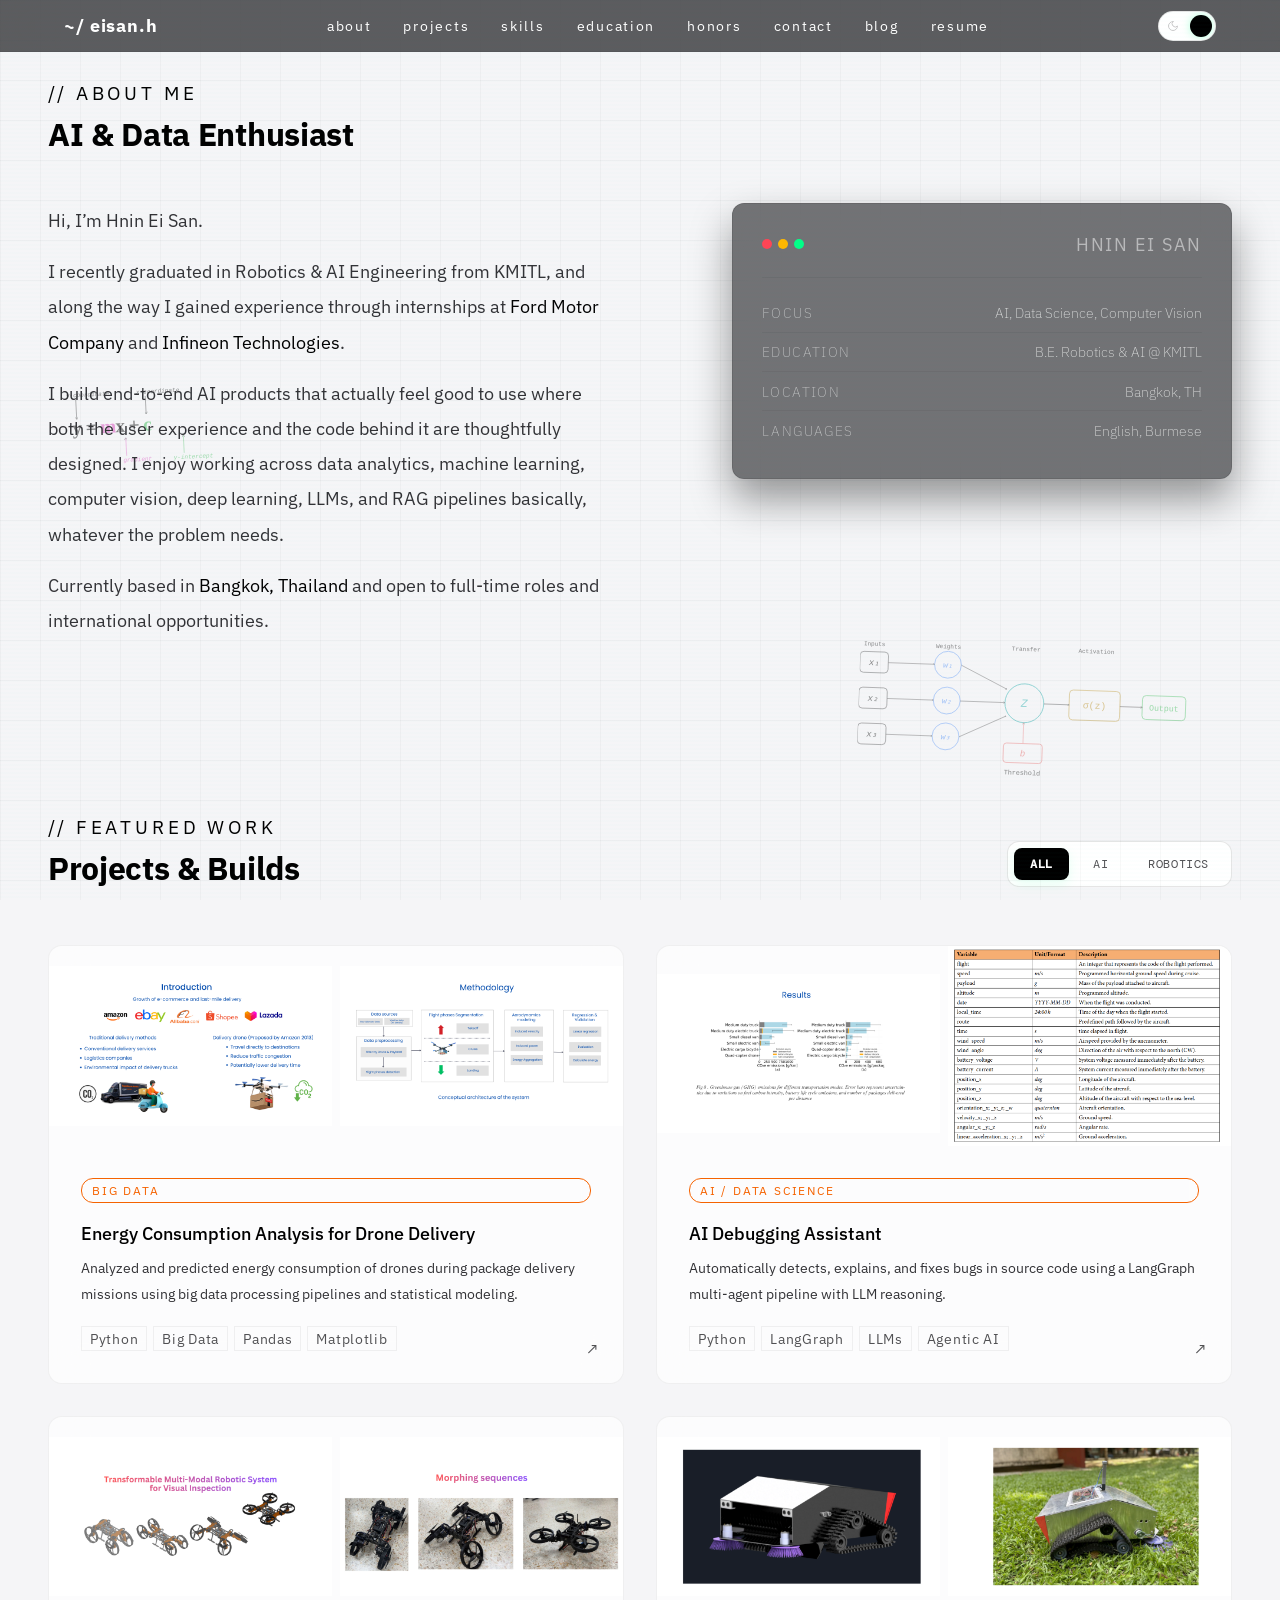
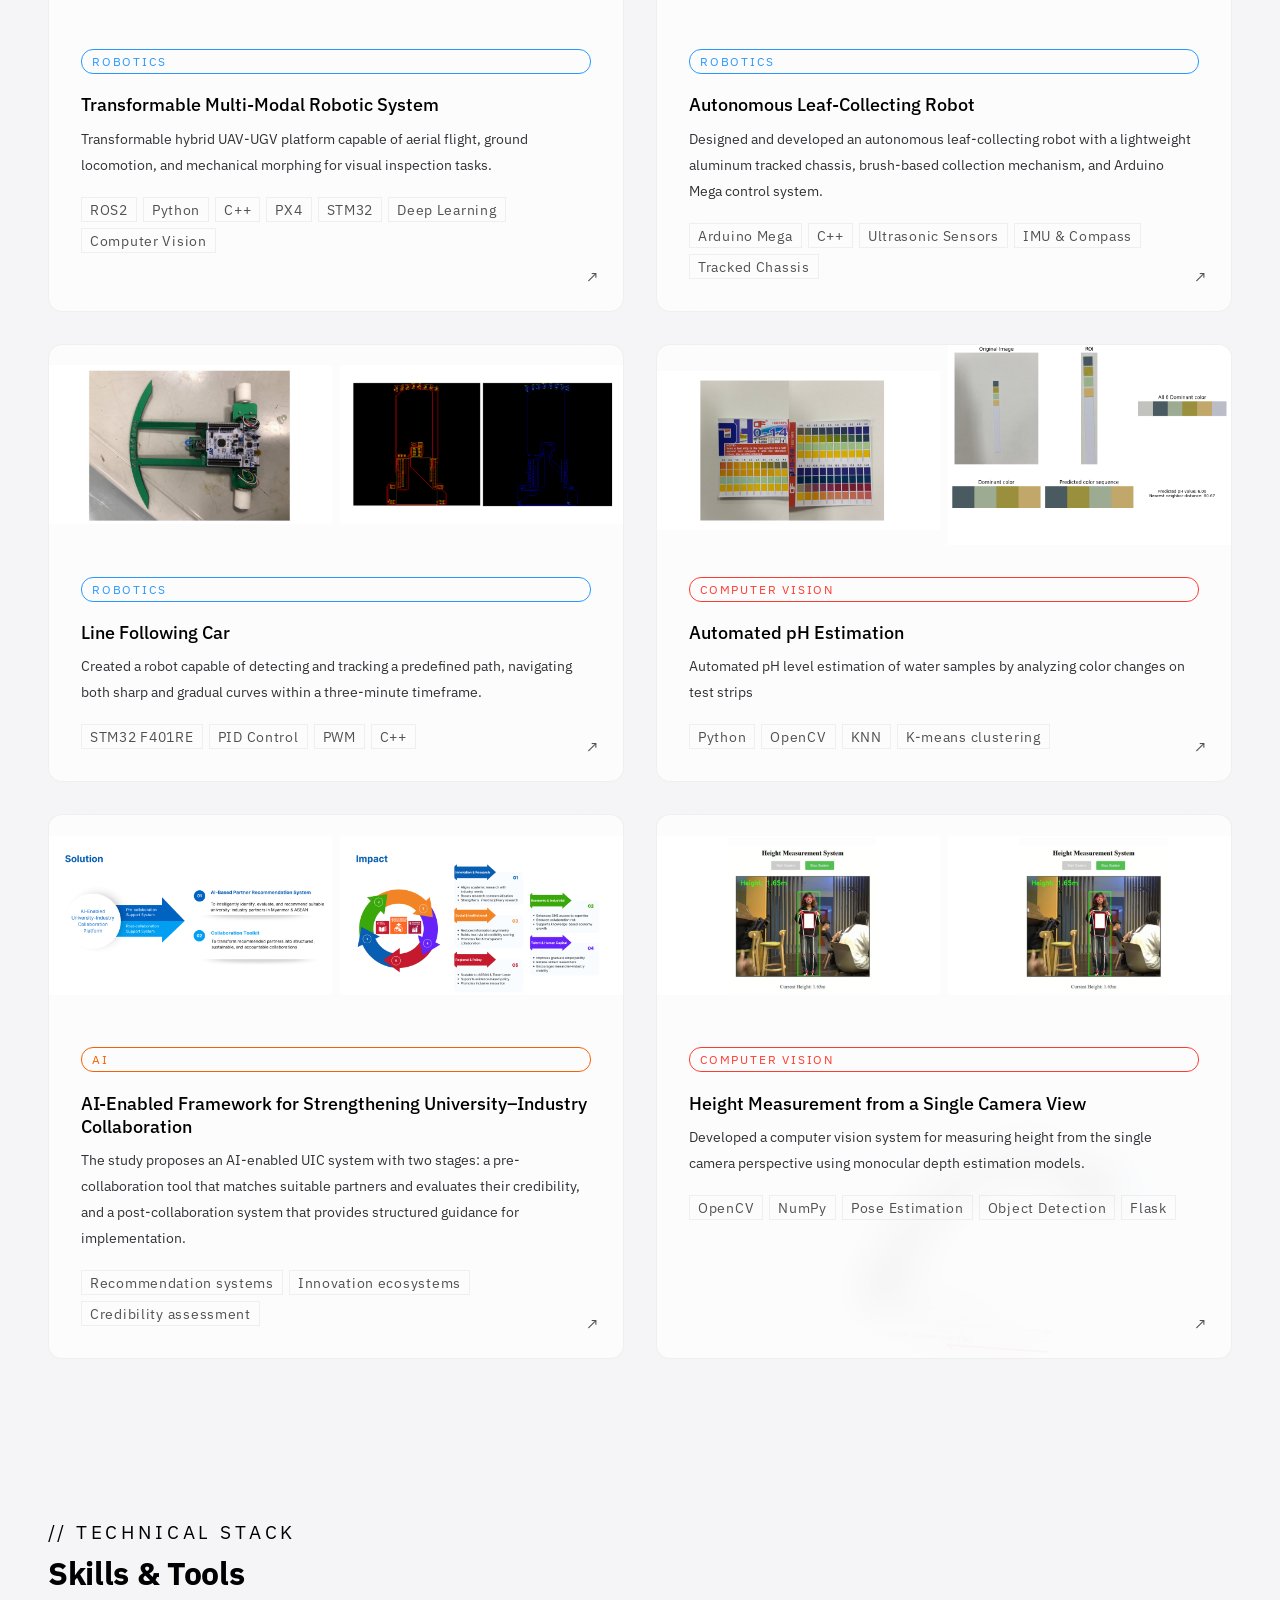
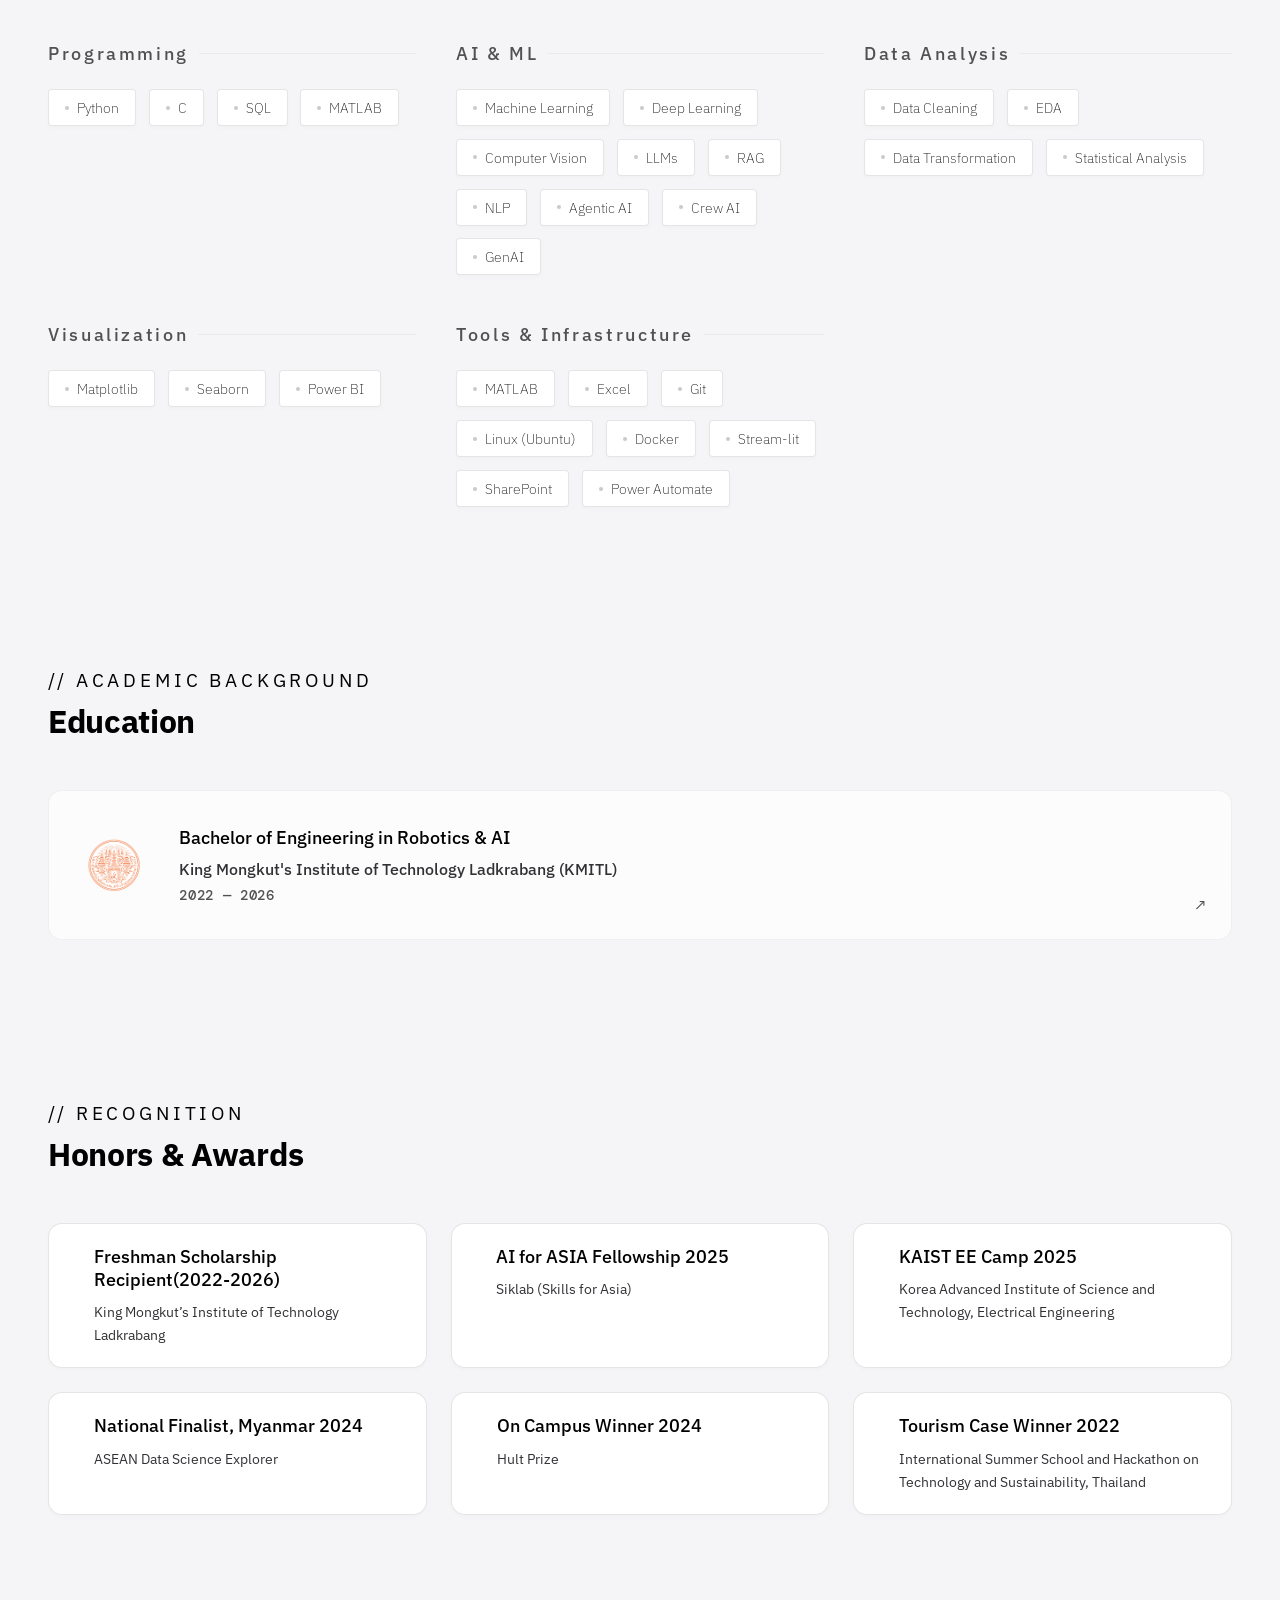
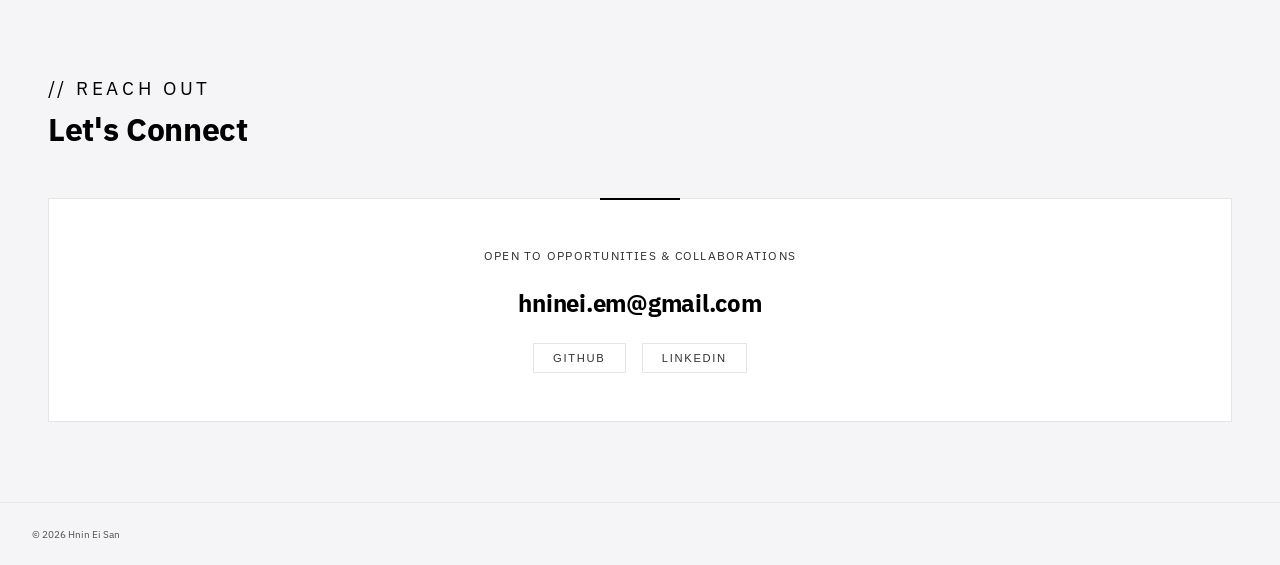
<file: index.html>
<!DOCTYPE html>
<html lang="en">

<head>
  <meta charset="UTF-8">
  <meta name="viewport" content="width=device-width, initial-scale=1.0">
  <title>Hnin Ei San — Robotics & AI Engineer</title>
  <link
    href="https://fonts.googleapis.com/css2?family=DM+Mono:wght@300;400;500&family=IBM+Plex+Sans:wght@300;400;500;600;700&display=swap"
    rel="stylesheet">
  <link rel="stylesheet" href="assets/css/style.css">
</head>

<body>

  <!-- Grid background -->
  <div class="grid-bg"></div>

  <!-- Decorative Background Illustrations -->
  <div class="decorative-bg" aria-hidden="true">
    <!-- 1. y = mx + c (top-left) -->
    <div class="bg-illustration illus-eq">
      <svg viewBox="0 0 320 160" xmlns="http://www.w3.org/2000/svg">
        <defs>
          <marker id="arr-eq" viewBox="0 0 10 10" refX="8" refY="5" markerWidth="5" markerHeight="5"
            orient="auto-start-reverse">
            <path d="M2 1L8 5L2 9" fill="none" stroke="currentColor" stroke-width="1.5" stroke-linecap="round" />
          </marker>
        </defs>
        <text x="14" y="90" font-size="32" font-weight="700" font-family="Georgia,serif" fill="currentColor"
          letter-spacing="-1">y = <tspan fill="#d63ab8">m</tspan>x + <tspan fill="#2db84b">c</tspan></text>
        <text x="6" y="28" font-size="10" font-family="monospace" fill="currentColor"
          font-style="italic">y-coordinate</text>
        <line x1="22" y1="32" x2="22" y2="65" stroke="currentColor" stroke-width="1" marker-end="url(#arr-eq)" />
        <text x="123" y="28" font-size="10" font-family="monospace" fill="currentColor"
          font-style="italic">x-coordinate</text>
        <line x1="138" y1="32" x2="138" y2="62" stroke="currentColor" stroke-width="1" marker-end="url(#arr-eq)" />
        <text x="96" y="140" font-size="10" font-family="monospace" fill="#d63ab8" font-style="italic">gradient</text>
        <line x1="102" y1="130" x2="102" y2="100" stroke="#d63ab8" stroke-width="1" marker-end="url(#arr-eq)" />
        <text x="180" y="140" font-size="10" font-family="monospace" fill="#2db84b"
          font-style="italic">y-intercept</text>
        <line x1="198" y1="130" x2="198" y2="100" stroke="#2db84b" stroke-width="1" marker-end="url(#arr-eq)" />
      </svg>
    </div>



    <!-- 3. Single Neuron (bottom-left) -->
    <div class="bg-illustration illus-neuron">
      <svg viewBox="0 0 480 200" xmlns="http://www.w3.org/2000/svg">
        <defs>
          <marker id="arr-n" viewBox="0 0 10 10" refX="8" refY="5" markerWidth="4" markerHeight="4"
            orient="auto-start-reverse">
            <path d="M2 1L8 5L2 9" fill="none" stroke="currentColor" stroke-width="1.5" stroke-linecap="round" />
          </marker>
        </defs>
        <!-- Input boxes -->
        <rect x="0" y="18" width="38" height="28" rx="5" fill="none" stroke="currentColor" stroke-width="0.8" />
        <rect x="0" y="66" width="38" height="28" rx="5" fill="none" stroke="currentColor" stroke-width="0.8" />
        <rect x="0" y="114" width="38" height="28" rx="5" fill="none" stroke="currentColor" stroke-width="0.8" />
        <text x="19" y="36" font-size="12" font-family="monospace" fill="currentColor" text-anchor="middle"
          font-style="italic">x₁</text>
        <text x="19" y="84" font-size="12" font-family="monospace" fill="currentColor" text-anchor="middle"
          font-style="italic">x₂</text>
        <text x="19" y="132" font-size="12" font-family="monospace" fill="currentColor" text-anchor="middle"
          font-style="italic">x₃</text>
        <!-- Weight circles -->
        <circle cx="118" cy="32" r="18" fill="none" stroke="#3b82f6" stroke-width="1" />
        <circle cx="118" cy="80" r="18" fill="none" stroke="#3b82f6" stroke-width="1" />
        <circle cx="118" cy="128" r="18" fill="none" stroke="#3b82f6" stroke-width="1" />
        <text x="118" y="36" font-size="11" font-family="monospace" fill="#3b82f6" text-anchor="middle"
          font-style="italic">w₁</text>
        <text x="118" y="84" font-size="11" font-family="monospace" fill="#3b82f6" text-anchor="middle"
          font-style="italic">w₂</text>
        <text x="118" y="132" font-size="11" font-family="monospace" fill="#3b82f6" text-anchor="middle"
          font-style="italic">w₃</text>
        <!-- x→w -->
        <line x1="38" y1="32" x2="100" y2="32" stroke="currentColor" stroke-width="0.7" marker-end="url(#arr-n)" />
        <line x1="38" y1="80" x2="100" y2="80" stroke="currentColor" stroke-width="0.7" marker-end="url(#arr-n)" />
        <line x1="38" y1="128" x2="100" y2="128" stroke="currentColor" stroke-width="0.7" marker-end="url(#arr-n)" />
        <!-- Transfer Z -->
        <circle cx="222" cy="80" r="26" fill="none" stroke="#0ea5a5" stroke-width="1.2" />
        <text x="222" y="85" font-size="15" font-family="monospace" fill="#0ea5a5" text-anchor="middle"
          font-style="italic">Z</text>
        <!-- w→Z -->
        <line x1="136" y1="32" x2="198" y2="62" stroke="currentColor" stroke-width="0.7" marker-end="url(#arr-n)" />
        <line x1="136" y1="80" x2="196" y2="80" stroke="currentColor" stroke-width="0.7" marker-end="url(#arr-n)" />
        <line x1="136" y1="128" x2="198" y2="98" stroke="currentColor" stroke-width="0.7" marker-end="url(#arr-n)" />
        <!-- Bias -->
        <rect x="196" y="134" width="52" height="26" rx="4" fill="none" stroke="#e45c5c" stroke-width="1" />
        <text x="222" y="151" font-size="12" font-family="monospace" fill="#e45c5c" text-anchor="middle"
          font-style="italic">b</text>
        <line x1="222" y1="134" x2="222" y2="106" stroke="#e45c5c" stroke-width="0.8" marker-end="url(#arr-n)" />
        <text x="222" y="176" font-size="9" font-family="monospace" fill="currentColor" text-anchor="middle"
          opacity="0.6">Threshold</text>
        <!-- Activation -->
        <rect x="282" y="60" width="68" height="40" rx="5" fill="none" stroke="#b68a14" stroke-width="1" />
        <text x="316" y="84" font-size="13" font-family="monospace" fill="#b68a14" text-anchor="middle">σ(z)</text>
        <line x1="248" y1="80" x2="282" y2="80" stroke="currentColor" stroke-width="0.8" marker-end="url(#arr-n)" />
        <!-- Output -->
        <rect x="380" y="64" width="58" height="32" rx="5" fill="none" stroke="#2db84b" stroke-width="1" />
        <text x="409" y="84" font-size="11" font-family="monospace" fill="#2db84b" text-anchor="middle">Output</text>
        <line x1="350" y1="80" x2="380" y2="80" stroke="currentColor" stroke-width="0.8" marker-end="url(#arr-n)" />
        <!-- Column labels -->
        <text x="19" y="10" font-size="8" font-family="monospace" fill="currentColor" text-anchor="middle"
          opacity="0.5">Inputs</text>
        <text x="118" y="10" font-size="8" font-family="monospace" fill="currentColor" text-anchor="middle"
          opacity="0.5">Weights</text>
        <text x="222" y="10" font-size="8" font-family="monospace" fill="currentColor" text-anchor="middle"
          opacity="0.5">Transfer</text>
        <text x="316" y="10" font-size="8" font-family="monospace" fill="currentColor" text-anchor="middle"
          opacity="0.5">Activation</text>
      </svg>
    </div>

    <!-- 4. Robot Arm Kinematics (bottom-right) -->
    <div class="bg-illustration illus-arm">
      <svg viewBox="0 0 420 320" xmlns="http://www.w3.org/2000/svg">
        <defs>
          <marker id="arr-fk" viewBox="0 0 10 10" refX="8" refY="5" markerWidth="5" markerHeight="5"
            orient="auto-start-reverse">
            <path d="M2 1L8 5L2 9" fill="none" stroke="#3b82f6" stroke-width="1.5" stroke-linecap="round" />
          </marker>
          <marker id="arr-ik" viewBox="0 0 10 10" refX="8" refY="5" markerWidth="5" markerHeight="5"
            orient="auto-start-reverse">
            <path d="M2 1L8 5L2 9" fill="none" stroke="#e45c5c" stroke-width="1.5" stroke-linecap="round" />
          </marker>
        </defs>
        <!-- Axes -->
        <line x1="50" y1="255" x2="50" y2="150" stroke="currentColor" stroke-width="0.8" opacity="0.6"
          marker-end="url(#arr-fk)" />
        <line x1="50" y1="255" x2="160" y2="255" stroke="currentColor" stroke-width="0.8" opacity="0.6"
          marker-end="url(#arr-fk)" />
        <text x="46" y="144" font-size="9" font-family="monospace" fill="currentColor" opacity="0.6">Y</text>
        <text x="164" y="259" font-size="9" font-family="monospace" fill="currentColor" opacity="0.6">X</text>
        <!-- Base -->
        <rect x="34" y="252" width="32" height="6" rx="2" fill="currentColor" opacity="0.5" />
        <rect x="28" y="256" width="44" height="5" rx="1" fill="currentColor" opacity="0.3" />
        <!-- Arm links -->
        <line x1="50" y1="252" x2="72" y2="200" stroke="currentColor" stroke-width="7" stroke-linecap="round"
          opacity="0.65" />
        <line x1="72" y1="200" x2="120" y2="128" stroke="currentColor" stroke-width="7" stroke-linecap="round"
          opacity="0.65" />
        <line x1="120" y1="128" x2="210" y2="88" stroke="currentColor" stroke-width="7" stroke-linecap="round"
          opacity="0.65" />
        <line x1="210" y1="88" x2="284" y2="116" stroke="currentColor" stroke-width="7" stroke-linecap="round"
          opacity="0.65" />
        <!-- Joints -->
        <circle cx="50" cy="252" r="8" fill="none" stroke="currentColor" stroke-width="1.5" opacity="0.85" />
        <circle cx="72" cy="200" r="8" fill="none" stroke="currentColor" stroke-width="1.5" opacity="0.85" />
        <circle cx="120" cy="128" r="8" fill="none" stroke="currentColor" stroke-width="1.5" opacity="0.85" />
        <circle cx="210" cy="88" r="8" fill="none" stroke="currentColor" stroke-width="1.5" opacity="0.85" />
        <!-- Joint angle arcs -->
        <circle cx="50" cy="252" r="20" fill="none" stroke="#e45c5c" stroke-width="0.8" stroke-dasharray="3,3" />
        <circle cx="72" cy="200" r="20" fill="none" stroke="#e45c5c" stroke-width="0.8" stroke-dasharray="3,3" />
        <circle cx="120" cy="128" r="20" fill="none" stroke="#e45c5c" stroke-width="0.8" stroke-dasharray="3,3" />
        <circle cx="210" cy="88" r="20" fill="none" stroke="#e45c5c" stroke-width="0.8" stroke-dasharray="3,3" />
        <!-- q labels -->
        <text x="18" y="268" font-size="11" font-family="monospace" fill="#e45c5c" font-style="italic">q₁</text>
        <text x="34" y="214" font-size="11" font-family="monospace" fill="#e45c5c" font-style="italic">q₂</text>
        <text x="88" y="124" font-size="11" font-family="monospace" fill="#e45c5c" font-style="italic">q₃</text>
        <text x="200" y="72" font-size="11" font-family="monospace" fill="#e45c5c" font-style="italic">q₄</text>
        <!-- L labels -->
        <text x="52" y="232" font-size="9" font-family="monospace" fill="currentColor" opacity="0.6"
          font-style="italic">L₁</text>
        <text x="84" y="168" font-size="9" font-family="monospace" fill="currentColor" opacity="0.6"
          font-style="italic">L₂</text>
        <text x="156" y="112" font-size="9" font-family="monospace" fill="currentColor" opacity="0.6"
          font-style="italic">L₃</text>
        <text x="248" y="96" font-size="9" font-family="monospace" fill="currentColor" opacity="0.6"
          font-style="italic">L₄</text>
        <!-- End effector -->
        <rect x="282" y="104" width="20" height="22" rx="3" fill="currentColor" opacity="0.5" />
        <rect x="282" y="104" width="20" height="9" rx="2" fill="none" stroke="currentColor" stroke-width="0.8"
          opacity="0.7" />
        <rect x="282" y="117" width="20" height="9" rx="2" fill="none" stroke="currentColor" stroke-width="0.8"
          opacity="0.7" />
        <!-- EE pose label -->
        <text x="308" y="114" font-size="9" font-family="monospace" fill="#3b82f6" opacity="0.9">End Effector</text>
        <text x="308" y="126" font-size="9" font-family="monospace" fill="#3b82f6" opacity="0.9" font-style="italic">(x,
          y, θ)</text>
        <!-- FK / IK -->
        <text x="50" y="282" font-size="8" font-family="monospace" fill="currentColor" opacity="0.5">Forward Kinematics
          (FK)</text>
        <line x1="130" y1="290" x2="250" y2="290" stroke="#3b82f6" stroke-width="2" marker-end="url(#arr-fk)"
          opacity="0.7" />
        <text x="50" y="308" font-size="8" font-family="monospace" fill="currentColor" opacity="0.5">Inverse Kinematics
          (IK)</text>
        <line x1="250" y1="314" x2="130" y2="314" stroke="#e45c5c" stroke-width="2" marker-end="url(#arr-ik)"
          opacity="0.7" />
      </svg>
    </div>
  </div>

  <!-- Navigation -->
  <nav>
    <div class="logo">~/ eisan.h</div>
    <div class="nav-links">
      <a href="#about">about</a>
      <a href="#projects">projects</a>
      <a href="#skills">skills</a>
      <a href="#education">education</a>
      <a href="#honors">honors</a>
      <a href="#contact">contact</a>
      <a href="blog-robot.html">blog</a>
      <a href="resume.html">resume</a>
    </div>
    <button id="theme-toggle" class="theme-toggle" aria-label="Toggle Theme">
      <div class="track-icons">
        <svg xmlns="http://www.w3.org/2000/svg" viewBox="0 0 24 24" fill="none" stroke="currentColor" stroke-width="2"
          stroke-linecap="round" stroke-linejoin="round">
          <path d="M12 3a6 6 0 0 0 9 9 9 9 0 1 1-9-9Z" />
        </svg>
        <svg xmlns="http://www.w3.org/2000/svg" viewBox="0 0 24 24" fill="none" stroke="currentColor" stroke-width="2"
          stroke-linecap="round" stroke-linejoin="round">
          <circle cx="12" cy="12" r="4" />
          <path d="M12 2v2" />
          <path d="M12 20v2" />
          <path d="m4.93 4.93 1.41 1.41" />
          <path d="m17.66 17.66 1.41 1.41" />
          <path d="M2 12h2" />
          <path d="M20 12h2" />
          <path d="m6.34 17.66-1.41 1.41" />
          <path d="m19.07 4.93-1.41 1.41" />
        </svg>
      </div>
      <div class="toggle-thumb">
        <svg xmlns="http://www.w3.org/2000/svg" viewBox="0 0 24 24" fill="none" stroke="currentColor" stroke-width="2"
          stroke-linecap="round" stroke-linejoin="round" class="sun-icon">
          <circle cx="12" cy="12" r="4" />
          <path d="M12 2v2" />
          <path d="M12 20v2" />
          <path d="m4.93 4.93 1.41 1.41" />
          <path d="m17.66 17.66 1.41 1.41" />
          <path d="M2 12h2" />
          <path d="M20 12h2" />
          <path d="m6.34 17.66-1.41 1.41" />
          <path d="m19.07 4.93-1.41 1.41" />
        </svg>
        <svg xmlns="http://www.w3.org/2000/svg" viewBox="0 0 24 24" fill="none" stroke="currentColor" stroke-width="2"
          stroke-linecap="round" stroke-linejoin="round" class="moon-icon">
          <path d="M12 3a6 6 0 0 0 9 9 9 9 0 1 1-9-9Z" />
        </svg>
      </div>
    </button>
  </nav>

  <!-- About Section -->
  <section id="about">
    <p class="section-label">ABOUT ME</p>
    <h2>AI & <span>Data Enthusiast</span></h2>
    <div class="about-grid">
      <div>
        <div class="about-text">
          <p>Hi, I’m Hnin Ei San.</p>
          <p>I recently graduated in Robotics &amp; AI Engineering from KMITL, and along the way I gained experience
            through internships at <span class="highlight">Ford Motor Company</span> and <span
              class="highlight">Infineon Technologies</span>.
          <p>I build end-to-end AI products that actually feel good to use where both the user experience and the code
            behind it are thoughtfully designed. I enjoy working across data analytics, machine learning, computer
            vision, deep learning, LLMs, and RAG
            pipelines basically, whatever the problem needs.
          </p>
          <p>Currently based in <span class="highlight">Bangkok, Thailand</span> and open to full-time roles and
            international opportunities.</p>
        </div>
      </div>
      <div class="hero-terminal">
        <div class="term-header">
          <div class="term-dot" style="background:#ff4455"></div>
          <div class="term-dot" style="background:#ffb800"></div>
          <div class="term-dot" style="background:#00ff88"></div>
          <span class="term-title">HNIN EI SAN</span>
        </div>
        <div>
          <ul class="info-list">

            <li><span class="key">FOCUS</span><span>AI, Data Science, Computer Vision</span></li>
            <li><span class="key">EDUCATION</span><span>B.E. Robotics &amp; AI @ KMITL</span></li>
            <li><span class="key">LOCATION</span><span>Bangkok, TH</span></li>
            <li><span class="key">LANGUAGES</span><span>English, Burmese</span></li>
          </ul>
        </div>
      </div>
    </div>
  </section>



  <!-- Stats Bar -->
  <!--
  <div class="stats-bar">
    <div class="stat">
      <div class="stat-num">5+</div>
      <div class="stat-label">PROJECTS BUILT</div>
    </div>
    <div class="stat">
      <div class="stat-num">2</div>
      <div class="stat-label">INTERNSHIPS</div>
    </div>
    <div class="stat">
      <div class="stat-num">5</div>
      <div class="stat-label">AWARDS WON</div>
    </div>

  </div>
  -->

  <!-- Projects Section -->
  <section id="projects">
    <div class="projects-header">
      <div>
        <p class="section-label">FEATURED WORK</p>
        <h2>Projects <span>&</span> Builds</h2>
      </div>
      <div class="project-filters">
        <button class="filter-btn active" data-filter="all">All</button>
        <button class="filter-btn" data-filter="ai">AI</button>
        <button class="filter-btn" data-filter="robotics">Robotics</button>
      </div>
    </div>
    <div class="projects-grid">

      <div class="project-card" id="drone-project" data-category="ai">
        <div class="project-card-img">
          <img src="assets/images/project1_1.png" alt="Energy Consumption Analysis 1">
          <img src="assets/images/project1_2.png" alt="Energy Consumption Analysis 2">
        </div>
        <div class="project-card-body">
          <div class="card-tag ai">BIG DATA</div>
          <div class="card-title">Energy Consumption Analysis for Drone Delivery</div>
          <div class="card-desc">Analyzed and predicted energy consumption of drones during package delivery missions
            using big data processing pipelines and statistical modeling.</div>
          <div class="card-stack">
            <span class="stack-tag">Python</span>
            <span class="stack-tag">Big Data</span>
            <span class="stack-tag">Pandas</span>
            <span class="stack-tag">Matplotlib</span>
          </div>
          <div class="card-arrow">↗</div>
        </div>
      </div>

      <div class="project-card" id="ai-debugger-project" data-category="ai">
        <div class="project-card-img">
          <img src="assets/images/Big Data(1).png" alt="AI Debugging Assistant 1">
          <img src="assets/images/image(1).png" alt="AI Debugging Assistant 2">
        </div>
        <div class="project-card-body">
          <div class="card-tag ai">AI / DATA SCIENCE</div>
          <div class="card-title">AI Debugging Assistant</div>
          <div class="card-desc">Automatically detects, explains, and fixes bugs in source code using a LangGraph
            multi-agent pipeline with LLM reasoning.</div>
          <div class="card-stack">
            <span class="stack-tag">Python</span>
            <span class="stack-tag">LangGraph</span>
            <span class="stack-tag">LLMs</span>
            <span class="stack-tag">Agentic AI</span>
          </div>
          <div class="card-arrow">↗</div>
        </div>
      </div>

      <div class="project-card" id="robotics-system-project" data-category="robotics">
        <div class="project-card-img">
          <img src="assets/images/project3_5.png" alt="Transformable Robotic System 1">
          <img src="assets/images/project3_4.png" alt="Transformable Robotic System 2">
        </div>
        <div class="project-card-body">
          <div class="card-tag robotics">ROBOTICS</div>
          <div class="card-title">Transformable Multi-Modal Robotic System</div>
          <div class="card-desc">Transformable hybrid UAV-UGV platform capable of aerial flight, ground locomotion, and
            mechanical morphing for visual inspection tasks.</div>
          <div class="card-stack">
            <span class="stack-tag">ROS2</span>
            <span class="stack-tag">Python</span>
            <span class="stack-tag">C++</span>
            <span class="stack-tag">PX4</span>
            <span class="stack-tag">STM32</span>
            <span class="stack-tag">Deep Learning</span>
            <span class="stack-tag">Computer Vision</span>
          </div>
          <div class="card-arrow">↗</div>
        </div>
      </div>

      <div class="project-card" id="leaf-robot-project" data-category="robotics">
        <div class="project-card-img">
          <img src="assets/images/leave.png" alt="Autonomous Leaf-Collecting Robot 1">
          <img src="assets/images/leave1.png." onerror="this.onerror=null; this.src='assets/images/leave1.png';"
            alt="Autonomous Leaf-Collecting Robot 2">
        </div>
        <div class="project-card-body">
          <div class="card-tag robotics">ROBOTICS</div>
          <div class="card-title">Autonomous Leaf-Collecting Robot</div>
          <div class="card-desc">Designed and developed an autonomous leaf-collecting robot with a lightweight aluminum
            tracked chassis, brush-based collection mechanism, and Arduino Mega control system.</div>
          <div class="card-stack">
            <span class="stack-tag">Arduino Mega</span>
            <span class="stack-tag">C++</span>
            <span class="stack-tag">Ultrasonic Sensors</span>
            <span class="stack-tag">IMU &amp; Compass</span>
            <span class="stack-tag">Tracked Chassis</span>
          </div>
          <div class="card-arrow">↗</div>
        </div>
      </div>

      <div class="project-card" id="line-following-project" data-category="robotics">
        <div class="project-card-img">
          <img src="assets/images/line.png" alt="Line Following Car 1">
          <img src="assets/images/line0.png" alt="Line Following Car 2">
        </div>
        <div class="project-card-body">
          <div class="card-tag robotics">ROBOTICS</div>
          <div class="card-title">Line Following Car</div>
          <div class="card-desc">Created a robot capable of detecting and tracking a predefined path, navigating both
            sharp and gradual curves within a three-minute timeframe.</div>
          <div class="card-stack">
            <span class="stack-tag">STM32 F401RE</span>
            <span class="stack-tag">PID Control</span>
            <span class="stack-tag">PWM</span>
            <span class="stack-tag">C++</span>
          </div>
          <div class="card-arrow">↗</div>
        </div>
      </div>

      <div class="project-card" id="ph-estimation-project" data-category="ai">
        <div class="project-card-img">
          <img src="assets/images/project4_2.png" alt="Automated pH Estimation 1">
          <img src="assets/images/project4_1.png" alt="Automated pH Estimation 2">
        </div>
        <div class="project-card-body">
          <div class="card-tag cv">COMPUTER VISION</div>
          <div class="card-title">Automated pH Estimation</div>
          <div class="card-desc">Automated pH level estimation of water samples
            by analyzing color changes on test strips</div>
          <div class="card-stack">
            <span class="stack-tag">Python</span>
            <span class="stack-tag">OpenCV</span>
            <span class="stack-tag">KNN</span>
            <span class="stack-tag">K-means clustering</span>

          </div>
          <div class="card-arrow">↗</div>
        </div>
      </div>

      <!-- <div class="project-card" data-category="ai">
        <div class="project-card-img">
          <img src="assets/images/Big Data(1).png" alt="Vision Transformer 1">
          <img src="assets/images/image(1).png" alt="Vision Transformer 2">
        </div>
        <div class="project-card-body">
          <div class="card-tag ai">MACHINE LEARNING</div>
          <div class="card-title">Vision Transformer &amp; MLP-Mixer</div>
          <div class="card-desc">Implemented standard Transformer to Supervised Pre-Training for image classification
            and
            Self-Supervised Pre-Training for segmentation tasks.</div>
          <div class="card-stack">
            <span class="stack-tag">PyTorch</span>
            <span class="stack-tag">ViT</span>
            <span class="stack-tag">MLP-Mixer</span>
            <span class="stack-tag">Self-Supervised</span>
          </div>
          <div class="card-arrow">↗</div>
        </div>
      </div> -->

      <a href="aiforasia.pdf" target="_blank" class="project-card" data-category="ai">
        <div class="project-card-img">
          <img src="assets/images/aiforasia1.png" alt="LLM & RAG 1">
          <img src="assets/images/aiforasia2.png" alt="LLM & RAG 2">
        </div>
        <div class="project-card-body">
          <div class="card-tag ai">AI</div>
          <div class="card-title">AI-Enabled Framework for Strengthening University–Industry Collaboration</div>
          <div class="card-desc">The study proposes an AI-enabled UIC system with two stages: a pre-collaboration tool
            that matches suitable partners and evaluates their credibility, and a post-collaboration system that
            provides structured guidance for implementation.</div>
          <div class="card-stack">
            <span class="stack-tag">Recommendation systems</span>
            <span class="stack-tag">Innovation ecosystems</span>
            <span class="stack-tag">Credibility assessment</span>
          </div>
          <div class="card-arrow">↗</div>
        </div>
      </a>

      <div class="project-card" id="height-measurement-project" data-category="ai">
        <div class="project-card-img">
          <img src="assets/images/height.png" alt="Height Measurement 1">
          <img src="assets/images/height.png" alt="Height Measurement 2">
        </div>
        <div class="project-card-body">
          <div class="card-tag cv">COMPUTER VISION</div>
          <div class="card-title">Height Measurement from a Single Camera View</div>
          <div class="card-desc">Developed a computer vision system for measuring height from the single camera
            perspective using monocular depth estimation models.</div>
          <div class="card-stack">
            <span class="stack-tag">OpenCV</span>
            <span class="stack-tag">NumPy</span>
            <span class="stack-tag">Pose Estimation</span>
            <span class="stack-tag">Object Detection</span>
            <span class="stack-tag">Flask</span>
          </div>
          <div class="card-arrow">↗</div>
        </div>
      </div>

    </div>
  </section>

  <!-- Skills Section -->
  <section id="skills">
    <p class="section-label">TECHNICAL STACK</p>
    <h2>Skills <span>&</span> Tools</h2>
    <div class="skills-container">

      <div class="skill-group">
        <h3>Programming</h3>
        <div class="skill-tag-list">
          <div class="skill-tag">Python</div>
          <div class="skill-tag">C</div>
          <div class="skill-tag">SQL</div>
          <div class="skill-tag">MATLAB</div>
        </div>
      </div>

      <div class="skill-group">
        <h3>AI & ML</h3>
        <div class="skill-tag-list">
          <div class="skill-tag">Machine Learning</div>
          <div class="skill-tag">Deep Learning</div>
          <div class="skill-tag">Computer Vision</div>
          <div class="skill-tag">LLMs</div>
          <div class="skill-tag">RAG</div>
          <div class="skill-tag">NLP</div>
          <div class="skill-tag">Agentic AI</div>
          <div class="skill-tag">Crew AI</div>
          <div class="skill-tag">GenAI</div>
        </div>
      </div>

      <div class="skill-group">
        <h3>Data Analysis</h3>
        <div class="skill-tag-list">
          <div class="skill-tag">Data Cleaning</div>
          <div class="skill-tag">EDA</div>
          <div class="skill-tag">Data Transformation</div>
          <div class="skill-tag">Statistical Analysis</div>
        </div>
      </div>

      <div class="skill-group">
        <h3>Visualization</h3>
        <div class="skill-tag-list">
          <div class="skill-tag">Matplotlib</div>
          <div class="skill-tag">Seaborn</div>
          <div class="skill-tag">Power BI</div>
        </div>
      </div>

      <div class="skill-group">
        <h3>Tools & Infrastructure</h3>
        <div class="skill-tag-list">
          <div class="skill-tag">MATLAB</div>
          <div class="skill-tag">Excel</div>
          <div class="skill-tag">Git</div>
          <div class="skill-tag">Linux (Ubuntu)</div>
          <div class="skill-tag">Docker</div>
          <div class="skill-tag">Stream-lit</div>
          <div class="skill-tag">SharePoint</div>
          <div class="skill-tag">Power Automate</div>
        </div>
      </div>

    </div>
  </section>

  <!-- Education Section -->
  <section id="education">
    <p class="section-label">ACADEMIC BACKGROUND</p>
    <h2>Education</h2>
    <div class="honors-grid">
      <div id="education-card">
        <div class="honor-icon">
          <img src="assets/images/uni1.png" alt="KMITL Logo">
        </div>
        <div class="project-card-info">
          <h3>Bachelor of Engineering in Robotics & AI</h3>
          <p>King Mongkut's Institute of Technology Ladkrabang (KMITL)</p>
          <p class="edu-date">2022 — 2026</p>
        </div>
        <div class="card-arrow">↗</div>
      </div>
    </div>
  </section>

  <!-- Honors Section -->
  <section id="honors">
    <p class="section-label">RECOGNITION</p>
    <h2>Honors <span>&</span> Awards</h2>
    <div class="honors-grid">
      <div class="honor-card">
        <div class="honor-icon">
          <svg viewBox="0 0 24 24" fill="none" stroke="currentColor" stroke-width="2" stroke-linecap="round"
            stroke-linejoin="round">
            <path d="M19 21l-7-5-7 5V5a2 2 0 0 1 2-2h10a2 2 0 0 1 2 2z" />
          </svg>
        </div>
        <div class="honor-info">
          <h3>Freshman Scholarship Recipient(2022-2026)</h3>
          <p>King Mongkut’s Institute of Technology Ladkrabang </p>
        </div>
      </div>
      <div class="honor-card">
        <div class="honor-icon">
          <svg viewBox="0 0 24 24" fill="none" stroke="currentColor" stroke-width="2" stroke-linecap="round"
            stroke-linejoin="round">
            <circle cx="12" cy="8" r="7" />
            <polyline points="8.21 13.89 7 23 12 20 17 23 15.79 13.88" />
          </svg>
        </div>
        <div class="honor-info">
          <h3>AI for ASIA Fellowship 2025</h3>
          <p>Siklab (Skills for Asia)</p>
        </div>
      </div>
      <div class="honor-card">
        <div class="honor-icon">
          <svg viewBox="0 0 24 24" fill="none" stroke="currentColor" stroke-width="2" stroke-linecap="round"
            stroke-linejoin="round">
            <path d="M22 10v6M2 10v6M12 4v16M4 15h16" />
            <path d="M12 4c4.5 0 8 3.5 8 8s-3.5 8-8 8-8-3.5-8-8 3.5-8 8-8z" />
          </svg>
        </div>
        <div class="honor-info">
          <h3>KAIST EE Camp 2025</h3>
          <p>Korea Advanced Institute of Science and Technology, Electrical Engineering</p>
        </div>
      </div>
      <div class="honor-card">
        <div class="honor-icon">
          <svg viewBox="0 0 24 24" fill="none" stroke="currentColor" stroke-width="2" stroke-linecap="round"
            stroke-linejoin="round">
            <path d="M21.21 15.89A10 10 0 1 1 8 2.83M22 12A10 10 0 0 0 12 2v10z" />
          </svg>
        </div>
        <div class="honor-info">
          <h3>National Finalist, Myanmar 2024</h3>
          <p>ASEAN Data Science Explorer</p>
        </div>
      </div>
      <div class="honor-card">
        <div class="honor-icon">
          <svg viewBox="0 0 24 24" fill="none" stroke="currentColor" stroke-width="2" stroke-linecap="round"
            stroke-linejoin="round">
            <path d="M6 9H4.5a2.5 2.5 0 0 1 0-5H6" />
            <path d="M18 9h1.5a2.5 2.5 0 0 0 0-5H18" />
            <path d="M4 22h16" />
            <path d="M10 14.66V17c0 .55-.47.98-.97 1.21C7.85 18.75 7 20.24 7 22" />
            <path d="M14 14.66V17c0 .55.47.98.97 1.21C16.15 18.75 17 20.24 17 22" />
            <path d="M18 2H6v7a6 6 0 0 0 12 0V2Z" />
          </svg>
        </div>
        <div class="honor-info">
          <h3>On Campus Winner 2024</h3>
          <p>Hult Prize</p>
        </div>
      </div>
      <div class="honor-card">
        <div class="honor-icon">
          <svg viewBox="0 0 24 24" fill="none" stroke="currentColor" stroke-width="2" stroke-linecap="round"
            stroke-linejoin="round">
            <path d="M14.5 2H6a2 2 0 0 0-2 2v16a2 2 0 0 0 2 2h12a2 2 0 0 0 2-2V7.5L14.5 2z" />
            <polyline points="14 2 14 8 20 8" />
          </svg>
        </div>
        <div class="honor-info">
          <h3>Tourism Case Winner 2022</h3>
          <p>International Summer School and Hackathon on Technology and Sustainability, Thailand</p>
        </div>
      </div>
    </div>
  </section>

  <!-- Contact Section -->
  <section id="contact">
    <p class="section-label">REACH OUT</p>
    <h2>Let's <span>Connect</span></h2>
    <div class="contact-box">
      <p style="font-size:0.78rem;color:var(--text2);letter-spacing:0.1em">OPEN TO OPPORTUNITIES &amp; COLLABORATIONS
      </p>
      <div class="contact-email">hninei.em@gmail.com</div>
      <div class="contact-links">
        <a href="https://github.com/Hninei-san" target="_blank" rel="noopener noreferrer"><button
            class="contact-link">GITHUB</button></a>
        <a href="https://www.linkedin.com/in/hnin-ei-san-57493b177/" target="_blank" rel="noopener noreferrer"><button
            class="contact-link">LINKEDIN</button></a>


      </div>
    </div>
  </section>

  <!-- Footer -->
  <footer>
    <span>© 2026 Hnin Ei San </span>

  </footer>

  <!-- Project Detail Modal -->
  <div id="project-modal" class="project-modal">
    <div class="modal-backdrop" id="modal-backdrop"></div>
    <div class="modal-content">
      <div class="modal-header">
        <div class="logo">~/overview.sh</div>
        <button class="close-modal" id="close-modal">
          <svg width="20" height="20" viewBox="0 0 24 24" fill="none" stroke="currentColor" stroke-width="2">
            <path d="M18 6L6 18M6 6l12 12" />
          </svg>
          Close
        </button>
      </div>
      <div class="modal-body">
        <span class="modal-tag">BIG DATA CASE STUDY</span>
        <div style="display: flex; align-items: center; gap: 1.2rem; margin-bottom: 1.5rem;">
          <h2 class="modal-title" style="margin-bottom: 0;">Energy Consumption Analysis for Drone Delivery</h2>
          <a href="https://github.com/Hninei-san/Energy-Consumption-Analysis-and-Prediction-for-Drone-Based-Package-Delivery"
            target="_blank" class="github-link" style="color: var(--text3); transition: color 0.2s;"
            onmouseover="this.style.color='var(--text)'" onmouseout="this.style.color='var(--text3)'">
            <svg width="24" height="24" viewBox="0 0 24 24" fill="currentColor">
              <path
                d="M12 0C5.37 0 0 5.37 0 12c0 5.31 3.435 9.795 8.205 11.385.6.105.825-.255.825-.57 0-.285-.015-1.23-.015-2.22-3.33.72-4.035-1.41-4.035-1.41-.54-1.38-1.32-1.755-1.32-1.755-1.08-.735.075-.72.075-.72 1.205.085 1.835 1.24 1.835 1.24 1.07 1.835 2.805 1.305 3.495.995.105-.775.42-1.305.765-1.605-2.67-.3-5.46-1.335-5.46-5.925 0-1.305.465-2.385 1.23-3.225-.12-.3-.54-1.53.12-3.18 0 0 1.005-.315 3.3 1.23.96-.27 1.98-.405 3-.405s2.04.135 3 .405c2.295-1.56 3.3-1.23 3.3-1.23.66 1.65.24 2.88.12 3.18.765.84 1.23 1.92 1.23 3.225 0 4.605-2.805 5.625-5.475 5.925.435.375.81 1.125.81 2.265 0 1.635-.015 2.955-.015 3.345 0 .315.225.69.825.57A12.02 12.02 0 0024 12c0-6.63-5.37-12-12-12z" />
            </svg>
          </a>
        </div>
        <p class="modal-desc-long">
          This project is designed to predict the energy requirements of autonomous drones during package delivery
          lifecycles. By integrating high-fidelity telemetry data with physical and statistical modeling, the system
          achieves an understanding of flight dynamics and battery performance.
        </p>

        <div class="case-card-grid">

          <div class="case-card">
            <h4>Technical Overview</h4>
            <ul>
              <li>Automatically detect takeoff, cruise, and landing phases
                using altitude-time profiles and Gaussian filtering.</li>
              <li>Compute induced power and other energy-related metrics
                based on flight dynamics and environmental conditions.</li>
              <li>Train a linear regression model that correlates physical
                power requirements with measured battery usage.</li>
              <li>Estimate energy consumption for test flights and evaluate accuracy
                using Average Relative Error (ARE).</li>
            </ul>
          </div>

          <div class="case-card">
            <h4>Analytics & Results</h4>
            <ul>
              <li>Evaluated CO₂ reduction potential, demonstrating drones as a
                sustainable alternative for last-mile delivery.</li>
              <li>Achieved high precision regression results, validated against
                real-world test flight data using ARE metrics.</li>
              <li>Identified key drivers of battery discharge, providing
                insights into how payload affects energy usage.</li>
              <li>Developed a pipeline for processing telemetry data, enabling
                better path planning for autonomous missions.</li>
            </ul>
          </div>
        </div>

        <div class="case-gallery">
          <div class="case-img-container">
            <img src="assets/images/project1_2.png" alt="Methodology Diagram">
            <div class="case-img-caption"></div>
          </div>
          <div class="case-img-container">
            <img src="assets/images/image(1).png" alt="Data Variables Table">
            <div class="case-img-caption">
            </div>
          </div>
          <div class="case-img-container">
            <img src="assets/images/Big Data(2).png" alt="Results Chart">
            <div class="case-img-caption"></div>
          </div>
          <div class="case-img-container">
            <img src="assets/images/Big Data(1).png" alt="GHG Results Chart">
            <div class="case-img-caption"></div>
          </div>

        </div>
      </div>
    </div>
  </div>

  <!-- Education Detail Modal -->
  <div id="education-modal" class="project-modal">
    <div class="modal-backdrop" id="edu-modal-backdrop"></div>
    <div class="modal-content">
      <div class="modal-header">
        <div class="logo">~/ education_details.sh</div>
        <button class="close-modal" id="close-edu-modal">
          <svg width="20" height="20" viewBox="0 0 24 24" fill="none" stroke="currentColor" stroke-width="2">
            <path d="M18 6L6 18M6 6l12 12" />
          </svg>
          Close
        </button>
      </div>
      <div class="modal-body">
        <span class="modal-tag">King Mongkut's Institute of Technology Ladkrabang</span>
        <h2 class="modal-title">Robotics & AI Engineering</h2>

        <div class="case-card-grid">
          <div class="case-card">
            <h4>Highlights</h4>
            <ul>
              <li>KMITL Freshman Scholarship Recipient</li>
              <li>Teacher Assistant @ Physics Lab I</li>
              <li>Teacher Assistant @ Physics Lab II</li>
              <li>Teacher Assistant @ Introduction to AI Course</li>
              <li>GPA : 3.64/4.00</li>
            </ul>
          </div>

          <div class="case-card">
            <h4>Coursework</h4>

            <ul class="stack-list"
              style="display: grid; grid-template-columns: 1fr 1fr; gap: 0.8rem; list-style: none;">
              <li style="font-size: 0.9rem; color: var(--text2); display: flex; align-items: center; gap: 8px;">
                <span style="color: var(--green); opacity: 0.6;"></span> Machine Learning in Practice
              </li>
              <li style="font-size: 0.9rem; color: var(--text2); display: flex; align-items: center; gap: 8px;">
                <span style="color: var(--green); opacity: 0.6;"></span> Computer Vision
              </li>
              <li style="font-size: 0.9rem; color: var(--text2); display: flex; align-items: center; gap: 8px;">
                <span style="color: var(--green); opacity: 0.6;"></span> Introduction to Data Science
              </li>
              <li style="font-size: 0.9rem; color: var(--text2); display: flex; align-items: center; gap: 8px;">
                <span style="color: var(--green); opacity: 0.6;"></span> Big Data
              </li>
              <li style="font-size: 0.9rem; color: var(--text2); display: flex; align-items: center; gap: 8px;">
                <span style="color: var(--green); opacity: 0.6;"></span> Artificial Intelligence Technology
              </li>
              <li style="font-size: 0.9rem; color: var(--text2); display: flex; align-items: center; gap: 8px;">
                <span style="color: var(--green); opacity: 0.6;"></span> Mathematics of Data Science
              </li>
              <li style="font-size: 0.9rem; color: var(--text2); display: flex; align-items: center; gap: 8px;">
                <span style="color: var(--green); opacity: 0.6;"></span> Probability and Statistics
              </li>
              <li style="font-size: 0.9rem; color: var(--text2); display: flex; align-items: center; gap: 8px;">
                <span style="color: var(--green); opacity: 0.6;"></span> Differential Equations & Matrix Algebra
              </li>
              <li style="font-size: 0.9rem; color: var(--text2); display: flex; align-items: center; gap: 8px;">
                <span style="color: var(--green); opacity: 0.6;"></span> Introduction to Algorithms
              </li>
              <li style="font-size: 0.9rem; color: var(--text2); display: flex; align-items: center; gap: 8px;">
                <span style="color: var(--green); opacity: 0.6;"></span> Information Systems & Databases
              </li>
              <li style="font-size: 0.9rem; color: var(--text2); display: flex; align-items: center; gap: 8px;">
                <span style="color: var(--green); opacity: 0.6;"></span> Mobile Application Development
              </li>
              <li style="font-size: 0.9rem; color: var(--text2); display: flex; align-items: center; gap: 8px;">
                <span style="color: var(--green); opacity: 0.6;"></span> Microprocessor & Interface
              </li>
              <li style="font-size: 0.9rem; color: var(--text2); display: flex; align-items: center; gap: 8px;">
                <span style="color: var(--green); opacity: 0.6;"></span> Robotics Laboratory
              </li>
            </ul>
          </div>
        </div>
      </div>
    </div>
  </div>

  <!-- AI Debugger Detail Modal -->
  <div id="ai-debugger-modal" class="project-modal">
    <div class="modal-backdrop" id="ai-debugger-backdrop"></div>
    <div class="modal-content">
      <div class="modal-header">
        <div class="logo">~/overview.sh</div>
        <button class="close-modal" id="close-ai-debugger-modal">
          <svg width="20" height="20" viewBox="0 0 24 24" fill="none" stroke="currentColor" stroke-width="2">
            <path d="M18 6L6 18M6 6l12 12" />
          </svg>
          Close
        </button>
      </div>
      <div class="modal-body">
        <span class="modal-tag">AGENTIC AI CASE STUDY</span>
        <div style="display: flex; align-items: center; gap: 1.2rem; margin-bottom: 1.5rem;">
          <h2 class="modal-title" style="margin-bottom: 0;">AI Debugging Assistant</h2>
          <a href="https://github.com/Hninei-san/AI-Debugging-Assistant" target="_blank" class="github-link"
            style="color: var(--text3); transition: color 0.2s;" onmouseover="this.style.color='var(--text)'"
            onmouseout="this.style.color='var(--text3)'">
            <svg width="24" height="24" viewBox="0 0 24 24" fill="currentColor">
              <path
                d="M12 0C5.37 0 0 5.37 0 12c0 5.31 3.435 9.795 8.205 11.385.6.105.825-.255.825-.57 0-.285-.015-1.23-.015-2.22-3.33.72-4.035-1.41-4.035-1.41-.54-1.38-1.32-1.755-1.32-1.755-1.08-.735.075-.72.075-.72 1.205.085 1.835 1.24 1.835 1.24 1.07 1.835 2.805 1.305 3.495.995.105-.775.42-1.305.765-1.605-2.67-.3-5.46-1.335-5.46-5.925 0-1.305.465-2.385 1.23-3.225-.12-.3-.54-1.53.12-3.18 0 0 1.005-.315 3.3 1.23.96-.27 1.98-.405 3-.405s2.04.135 3 .405c2.295-1.56 3.3-1.23 3.3-1.23.66 1.65.24 2.88.12 3.18.765.84 1.23 1.92 1.23 3.225 0 4.605-2.805 5.625-5.475 5.925.435.375.81 1.125.81 2.265 0 1.635-.015 2.955-.015 3.345 0 .315.225.69.825.57A12.02 12.02 0 0024 12c0-6.63-5.37-12-12-12z" />
            </svg>
          </a>
        </div>
        <p class="modal-desc-long">
          Modern software debugging is often time-consuming. This assistant leverages a multi-agent orchestration
          framework using LangGraph to automate the detection, analysis, and fixing of bugs within Python applications,
          simulating a senior developer's reasoning process.
        </p>

        <div class="case-card-grid">
          <div class="case-card">
            <h4>Technical Overview</h4>
            <ul>
              <li>Orchestrates specialized agents (Scanner, Explainer, Fixer) utilizing LangGraph for complex iterative
                reasoning.</li>
              <li>Employs advanced LLMs to perform deep semantic analysis of codebases to identify subtle logical
                errors.
              </li>
              <li>Generates and validates precise code fixes, ensuring high reliability through integrated verification.
              </li>
              <li>Uses feedback loops to continuously improve fix suggestions until the detected bug is resolved.</li>
            </ul>
          </div>

          <div class="case-card">
            <h4>Analytics & Results</h4>
            <ul>
              <li>Significantly reduced debugging time for complex Python applications by providing clear explanations
                and fixes.</li>
              <li>Successfully processed multi-file repositories with interdependent modules, demonstrating the
                robustness of the approach.</li>
              <li>High success rate in identifying and fixing edge cases that traditional static analysis tools often
                miss.</li>
            </ul>
          </div>
        </div>
      </div>
    </div>
  </div>

  <!-- Robotics System Detail Modal -->
  <div id="robotics-system-modal" class="project-modal">
    <div class="modal-backdrop" id="robotics-system-backdrop"></div>
    <div class="modal-content">
      <div class="modal-header">
        <div class="logo">~/overview.sh</div>
        <button class="close-modal" id="close-robotics-system-modal">
          <svg width="20" height="20" viewBox="0 0 24 24" fill="none" stroke="currentColor" stroke-width="2">
            <path d="M18 6L6 18M6 6l12 12" />
          </svg>
          Close
        </button>
      </div>
      <div class="modal-body">
        <span class="modal-tag">Senior Capstone Project</span>
        <div style="display: flex; align-items: center; gap: 1.2rem; margin-bottom: 1.5rem;">
          <h2 class="modal-title" style="margin-bottom: 0;">Transformable Multi-Modal Robotic System</h2>
          <a href="https://github.com/thura-robotics/Hybrid_UAV-UGV" target="_blank" class="github-link"
            style="color: var(--text3); transition: color 0.2s;" onmouseover="this.style.color='var(--text)'"
            onmouseout="this.style.color='var(--text3)'">
            <svg width="24" height="24" viewBox="0 0 24 24" fill="currentColor">
              <path
                d="M12 0C5.37 0 0 5.37 0 12c0 5.31 3.435 9.795 8.205 11.385.6.105.825-.255.825-.57 0-.285-.015-1.23-.015-2.22-3.33.72-4.035-1.41-4.035-1.41-.54-1.38-1.32-1.755-1.32-1.755-1.08-.735.075-.72.075-.72 1.205.085 1.835 1.24 1.835 1.24 1.07 1.835 2.805 1.305 3.495.995.105-.775.42-1.305.765-1.605-2.67-.3-5.46-1.335-5.46-5.925 0-1.305.465-2.385 1.23-3.225-.12-.3-.54-1.53.12-3.18 0 0 1.005-.315 3.3 1.23.96-.27 1.98-.405 3-.405s2.04.135 3 .405c2.295-1.56 3.3-1.23 3.3-1.23.66 1.65.24 2.88.12 3.18.765.84 1.23 1.92 1.23 3.225 0 4.605-2.805 5.625-5.475 5.925.435.375.81 1.125.81 2.265 0 1.635-.015 2.955-.015 3.345 0 .315.225.69.825.57A12.02 12.02 0 0024 12c0-6.63-5.37-12-12-12z" />
            </svg>
          </a>
        </div>
        <p class="modal-desc-long">
          Development of a hybrid UAV-UGV platform capable of seamless transitions between aerial and terrestrial
          locomotion for enhanced operational versatility in complex environments.
        </p>

        <!-- <div class="case-card-grid">
          <div class="case-card">
            <h4>Technical Overview</h4>
            <ul>
              <li>Developed a specialized control architecture that enables smooth transitioning between flight (UAV
                mode) and ground movement (UGV mode).</li>
              <li>Programmed the flight controller and ground drive logic, optimized for real-time response during
                high-stakes transitions.</li>
              <li>Engineered a transformable chassis that reconfigures its physical state to optimize for aerodynamic
                stability or terrestrial power efficiency.</li>
              <li>Integrated multi-modal sensor arrays (LiDAR, IMU, GPS) to maintain state awareness during both aerial
                and ground phases.</li>
            </ul>
          </div>

          <div class="case-card">
            <h4>Analytics & Results</h4>
            <ul>
              <li>Successfully demonstrated the platform's ability to navigate through narrow terrestrial passages and
                bypass vertical obstacles via flight.</li>
              <li>Achieved a significant increase in mission duration by utilizing energy-efficient ground locomotion
                whenever flight was not required.</li>
              <li>Completed a series of rigorous field tests in simulated "search and rescue" scenarios, verifying the
                reliability of the transformation mechanism.</li>
            </ul>
          </div>
        </div> -->

        <div class="case-gallery">
          <div class="case-img-container">
            <img src="assets/images/poster.png" alt="poster">
            <div class="case-img-caption">Poster</div>
          </div>
          <div class="case-img-container">
            <img src="assets/images/project3_5.png" alt="Transformation Mechanism">
            <div class="case-img-caption">Physical transformation mechanism engaged during UAV-to-UGV transition.</div>
          </div>
          <div class="case-img-container">
            <img src="assets/images/project3_4.png" alt="Embedded Controller">
            <div class="case-img-caption">Custom embedded control board for multi-modal operation.</div>
          </div>
        </div>
      </div>
    </div>
  </div>

  <!-- Leaf-Collecting Robot Detail Modal -->
  <div id="leaf-robot-modal" class="project-modal">
    <div class="modal-backdrop" id="leaf-robot-backdrop"></div>
    <div class="modal-content">
      <div class="modal-header">
        <div class="logo">~/overview.sh</div>
        <button class="close-modal" id="close-leaf-robot-modal">
          <svg width="20" height="20" viewBox="0 0 24 24" fill="none" stroke="currentColor" stroke-width="2">
            <path d="M18 6L6 18M6 6l12 12" />
          </svg>
          Close
        </button>
      </div>
      <div class="modal-body">
        <span class="modal-tag">ROBOTICS CASE STUDY</span>
        <div style="display: flex; align-items: center; gap: 1.2rem; margin-bottom: 1.5rem;">
          <h2 class="modal-title" style="margin-bottom: 0;">Autonomous Leaf-Collecting Robot</h2>
          <a href="feedback.pdf" target="_blank" class="github-link"
            style="color: var(--text3); transition: color 0.2s;" onmouseover="this.style.color='var(--text)'"
            onmouseout="this.style.color='var(--text3)'" title="View Feedback PDF Report">
            <svg width="24" height="24" viewBox="0 0 24 24" fill="none" stroke="currentColor" stroke-width="2"
              stroke-linecap="round" stroke-linejoin="round">
              <path d="M14 2H6a2 2 0 0 0-2 2v16a2 2 0 0 0 2 2h12a2 2 0 0 0 2-2V8z"></path>
              <polyline points="14 2 14 8 20 8"></polyline>
              <line x1="16" y1="13" x2="8" y2="13"></line>
              <line x1="16" y1="17" x2="8" y2="17"></line>
              <line x1="10" y1="9" x2="8" y2="9"></line>
            </svg>
          </a>
        </div>
        <p class="modal-desc-long">
          Designed and developed an autonomous leaf-collecting robot featuring a lightweight aluminum tracked chassis
          and a brush-based collection mechanism. Powered by an Arduino Mega control system, it integrates multi-modal
          sensor arrays for robust autonomous navigation and cleaning operations.
        </p>

        <div class="case-card-grid">
          <!-- <div class="case-card">
            <h4>Technical Overview</h4>
            <ul>
              <li>Engineered a lightweight aluminum tracked chassis combined with a highly efficient brush-based leaf
                collection mechanism.</li>
              <li>Developed the core firmware on an Arduino Mega control system using C++ for real-time actuator control
                and sensor polling.</li>
              <li>Integrated ultrasonic sensors to implement real-time obstacle detection and dynamic collision
                avoidance algorithms.</li>
              <li>Utilized accelerometer and compass modules to maintain precise orientation stability and reliable
                directional navigation across uneven outdoor terrain.</li>
            </ul>
          </div>

          <div class="case-card">
            <h4>Operational Highlights</h4>
            <ul>
              <li>Successfully demonstrated autonomous leaf collection in outdoor environments, significantly reducing
                manual labor requirements.</li>
              <li>Achieved smooth traversal over varied terrain (grass, pavement, uneven soil) utilizing the optimized
                weight distribution of the tracked chassis.</li>
              <li>Ensured reliable heading preservation and stable navigation paths through sensor fusion from the
                integrated compass and IMU modules.</li>
            </ul>
          </div>
        </div> -->

          <div class="case-gallery">
            <div class="case-img-container">
              <img src="assets/images/leave_details.png" alt="Autonomous Leaf-Collecting Robot Front View">
              <div class="case-img-caption">Front isometric view displaying the brush collection mechanism and
                integrated
                sensors.</div>
            </div>
            <div class="case-img-container">
              <img src="assets/images/leave_details1.png"
                onerror="this.onerror=null; this.src='assets/images/leave1.png';"
                alt="Autonomous Leaf-Collecting Robot Side View">
              <div class="case-img-caption">Side profile showcasing the lightweight aluminum tracked chassis and
                internal
                hardware layout.</div>
            </div>
          </div>
        </div>
      </div>
    </div>

    <!-- Line Following Car Detail Modal -->
    <div id="line-following-modal" class="project-modal">
      <div class="modal-backdrop" id="line-following-backdrop"></div>
      <div class="modal-content">
        <div class="modal-header">
          <div class="logo">~/overview.sh</div>
          <button class="close-modal" id="close-line-following-modal">
            <svg width="20" height="20" viewBox="0 0 24 24" fill="none" stroke="currentColor" stroke-width="2">
              <path d="M18 6L6 18M6 6l12 12" />
            </svg>
            Close
          </button>
        </div>
        <div class="modal-body">
          <span class="modal-tag">ROBOTICS CASE STUDY</span>
          <div style="display: flex; align-items: center; gap: 1.2rem; margin-bottom: 1.5rem;">
            <h2 class="modal-title" style="margin-bottom: 0;">Autonomous Line Following Car</h2>
            <a href="line.pdf" target="_blank" class="github-link"
              style="color: var(--text3); transition: color 0.2s;" onmouseover="this.style.color='var(--text)'"
              onmouseout="this.style.color='var(--text3)'" title="View Line Following PDF Report">
              <svg width="24" height="24" viewBox="0 0 24 24" fill="none" stroke="currentColor" stroke-width="2" stroke-linecap="round" stroke-linejoin="round">
                <path d="M14 2H6a2 2 0 0 0-2 2v16a2 2 0 0 0 2 2h12a2 2 0 0 0 2-2V8z"></path>
                <polyline points="14 2 14 8 20 8"></polyline>
                <line x1="16" y1="13" x2="8" y2="13"></line>
                <line x1="16" y1="17" x2="8" y2="17"></line>
                <line x1="10" y1="9" x2="8" y2="9"></line>
              </svg>
            </a>
          </div>
          <p class="modal-desc-long">
            Designed and developed a robust autonomous line following robot capable of real-time path tracking using
            sensor arrays and advanced control theory. Built on an STM32 F401RE microcontroller, the platform
            successfully navigates sharp and gradual curves under strict timeframe constraints.
          </p>

          <div class="case-card-grid">
            <div class="case-card">
              <h4>Technical Overview</h4>
              <ul>
                <li>Engineered core control firmware on the high-performance STM32 F401RE ARM Cortex-M4 microcontroller.
                </li>
                <li>Implemented highly responsive Proportional-Integral-Derivative (PID) control algorithms to minimize
                  lateral path deviation.</li>
                <li>Utilized precise Pulse Width Modulation (PWM) techniques for smooth and dynamic differential motor
                  speed adjustments.</li>
                <li>Optimized sensor polling routines to reliably identify line transitions across continuous high-speed
                  runs.</li>
              </ul>
            </div>

            <div class="case-card">
              <h4>Performance & Results</h4>
              <ul>
                <li>Successfully tracked complex predefined paths containing both sharp hairpin turns and long gradual
                  sweeps.</li>
                <li>Consistently completed navigation challenges within the strict three-minute operational timeframe.
                </li>
                <li>Demonstrated stable controller tuning, eliminating jitter and overshooting during sudden directional
                  transitions.</li>
              </ul>
            </div>
          </div>

          <div class="case-gallery">
            <div class="case-img-container">
              <img src="assets/images/line.png" alt="Line Following Car Top View">
              <div class="case-img-caption">Top-down view displaying the chassis layout, microcontroller integration,
                and drive alignment.</div>
            </div>
            <div class="case-img-container">
              <img src="assets/images/line0.png" alt="Line Following Car Action Shot">
              <div class="case-img-caption">Operational demonstration tracking a predefined high-contrast circuit path.
              </div>
            </div>
          </div>
        </div>
      </div>
    </div>

    <!-- pH Estimation Detail Modal -->
    <div id="ph-estimation-modal" class="project-modal">
      <div class="modal-backdrop" id="ph-estimation-backdrop"></div>
      <div class="modal-content">
        <div class="modal-header">
          <div class="logo">~/overview.sh</div>
          <button class="close-modal" id="close-ph-estimation-modal">
            <svg width="20" height="20" viewBox="0 0 24 24" fill="none" stroke="currentColor" stroke-width="2">
              <path d="M18 6L6 18M6 6l12 12" />
            </svg>
            Close
          </button>
        </div>
        <div class="modal-body">
          <span class="modal-tag">COMPUTER VISION CASE STUDY</span>
          <div style="display: flex; align-items: center; gap: 1.2rem; margin-bottom: 1.5rem;">
            <h2 class="modal-title" style="margin-bottom: 0;">Automated pH Estimation</h2>
            <a href="https://github.com/Hninei-san/Automated-pH-Estimation-using-Computer-Vision-" target="_blank"
              class="github-link" style="color: var(--text3); transition: color 0.2s;"
              onmouseover="this.style.color='var(--text)'" onmouseout="this.style.color='var(--text3)'">
              <svg width="24" height="24" viewBox="0 0 24 24" fill="currentColor">
                <path
                  d="M12 0C5.37 0 0 5.37 0 12c0 5.31 3.435 9.795 8.205 11.385.6.105.825-.255.825-.57 0-.285-.015-1.23-.015-2.22-3.33.72-4.035-1.41-4.035-1.41-.54-1.38-1.32-1.755-1.32-1.755-1.08-.735.075-.72.075-.72 1.205.085 1.835 1.24 1.835 1.24 1.07 1.835 2.805 1.305 3.495.995.105-.775.42-1.305.765-1.605-2.67-.3-5.46-1.335-5.46-5.925 0-1.305.465-2.385 1.23-3.225-.12-.3-.54-1.53.12-3.18 0 0 1.005-.315 3.3 1.23.96-.27 1.98-.405 3-.405s2.04.135 3 .405c2.295-1.56 3.3-1.23 3.3-1.23.66 1.65.24 2.88.12 3.18.765.84 1.23 1.92 1.23 3.225 0 4.605-2.805 5.625-5.475 5.925.435.375.81 1.125.81 2.265 0 1.635-.015 2.955-.015 3.345 0 .315.225.69.825.57A12.02 12.02 0 0024 12c0-6.63-5.37-12-12-12z" />
              </svg>
            </a>
          </div>
          <p class="modal-desc-long">
            An automated system for pH level estimation using computer vision and machine learning, designed to provide
            accurate and real-time analysis of chemical indicator strips.
          </p>

          <div class="case-card-grid">
            <div class="case-card">
              <h4>Technical Overview</h4>
              <ul>
                <li>Developed a CV-based pipeline that automatically segments pH indicator strips and extracts precise
                  color values from test regions.</li>
                <li>Implemented a robust normalization algorithm that uses a reference color chart to account for varied
                  lighting conditions.</li>
                <li>Trained regression models to map extracted RGB/HSV color vectors to precise pH values, achieving
                  high
                  numerical accuracy.</li>
                <li>Optimized the image processing workflow to enable real-time pH estimation on embedded devices and
                  mobile platforms.</li>
              </ul>
            </div>

            <div class="case-card">
              <h4>Analytics & Results</h4>
              <ul>
                <li>Achieved a mean absolute error (MAE) of less than 0.1 pH units, consistently outperforming human
                  subjects in controlled testing.</li>
                <li>Successfully validated the system's performance across varied lighting environments through advanced
                  white balancing.</li>
                <li>Demonstrated the potential for low-cost, automated chemical analysis in agricultural monitoring
                  applications.</li>
              </ul>
            </div>
          </div>

          <div class="case-gallery">
            <div class="case-img-container">
              <img src="assets/images/project4_2.png" alt="Color Segmentation">
              <div class="case-img-caption">Automatic segmentation of indicator regions from laboratory image data.
              </div>
            </div>
            <div class="case-img-container">
              <img src="assets/images/project4_1.png" alt="pH Regression Results">
              <div class="case-img-caption">Regression model performance across the full pH spectrum.</div>
            </div>
          </div>
        </div>
      </div>
    </div>

    <!-- Height Measurement Detail Modal -->
    <div id="height-measurement-modal" class="project-modal">
      <div class="modal-backdrop" id="height-measurement-backdrop"></div>
      <div class="modal-content">
        <div class="modal-header">
          <div class="logo">~/overview.sh</div>
          <button class="close-modal" id="close-height-modal">
            <svg width="20" height="20" viewBox="0 0 24 24" fill="none" stroke="currentColor" stroke-width="2">
              <path d="M18 6L6 18M6 6l12 12" />
            </svg>
            Close
          </button>
        </div>
        <div class="modal-body">
          <span class="modal-tag">COMPUTER VISION CASE STUDY</span>
          <div style="display: flex; align-items: center; gap: 1.2rem; margin-bottom: 1.5rem;">
            <h2 class="modal-title" style="margin-bottom: 0;">Height Measurement from a Single Camera View</h2>
            <a href="https://github.com/pyaehtookhant/Height-Detection" target="_blank" class="github-link"
              style="color: var(--text3); transition: color 0.2s;" onmouseover="this.style.color='var(--text)'"
              onmouseout="this.style.color='var(--text3)'">
              <svg width="24" height="24" viewBox="0 0 24 24" fill="currentColor">
                <path
                  d="M12 0C5.37 0 0 5.37 0 12c0 5.31 3.435 9.795 8.205 11.385.6.105.825-.255.825-.57 0-.285-.015-1.23-.015-2.22-3.33.72-4.035-1.41-4.035-1.41-.54-1.38-1.32-1.755-1.32-1.755-1.08-.735.075-.72.075-.72 1.205.085 1.835 1.24 1.835 1.24 1.07 1.835 2.805 1.305 3.495.995.105-.775.42-1.305.765-1.605-2.67-.3-5.46-1.335-5.46-5.925 0-1.305.465-2.385 1.23-3.225-.12-.3-.54-1.53.12-3.18 0 0 1.005-.315 3.3 1.23.96-.27 1.98-.405 3-.405s2.04.135 3 .405c2.295-1.56 3.3-1.23 3.3-1.23.66 1.65.24 2.88.12 3.18.765.84 1.23 1.92 1.23 3.225 0 4.605-2.805 5.625-5.475 5.925.435.375.81 1.125.81 2.265 0 1.635-.015 2.955-.015 3.345 0 .315.225.69.825.57A12.02 12.02 0 0024 12c0-6.63-5.37-12-12-12z" />
              </svg>
            </a>
          </div>
          <p class="modal-desc-long">
            A computer vision system designed to accurately estimate the height of objects or individuals from a single
            calibrated camera view using geometric perspective and reference objects.
          </p>

          <div class="case-card-grid">
            <div class="case-card">
              <h4>Technical Overview</h4>
              <ul>
                <li>Implemented a geometric reasoning engine that utilizes vanishing points and horizon line detection
                  to
                  project real-world heights.</li>
                <li>Developed an automated calibration routine using objects of known height to establish
                  pixel-to-metric
                  conversion factors.</li>
                <li>Integrated YOLO-based models to automatically detect and segment individuals or objects for
                  measurement within the frame.</li>
                <li>Developed noise-reduction filters to account for lens distortion and camera tilt, ensuring stability
                  across viewing angles.</li>
              </ul>
            </div>

            <div class="case-card">
              <h4>Analytics & Results</h4>
              <ul>
                <li>Achieved a deviation of less than 3% compared to physical measurements at distances up to 10 meters.
                </li>
                <li>Optimized for low-latency performance, enabling real-time height estimation for surveillance
                  applications.</li>
                <li>Demonstrated a streamlined setup process requiring only a single reference object for calibration.
                </li>
              </ul>
            </div>
          </div>

          <div class="case-gallery">
            <div class="case-img-container">
              <img src="assets/images/height.png" alt="Geometric Construction">
              <div class="case-img-caption">Visualizing the geometric perspective lines and horizon detection for height
                inference.</div>
            </div>
            <!-- <div class="case-img-container">
            <img src="assets/images/height_cv2.png" alt="Measurement UI">
            <div class="case-img-caption">Real-time measurement overlay during various laboratory test scenarios.</div>
          </div> -->
          </div>
        </div>
      </div>
    </div>

    <script src="assets/js/theme.js"></script>

</body>

</html>
</file>
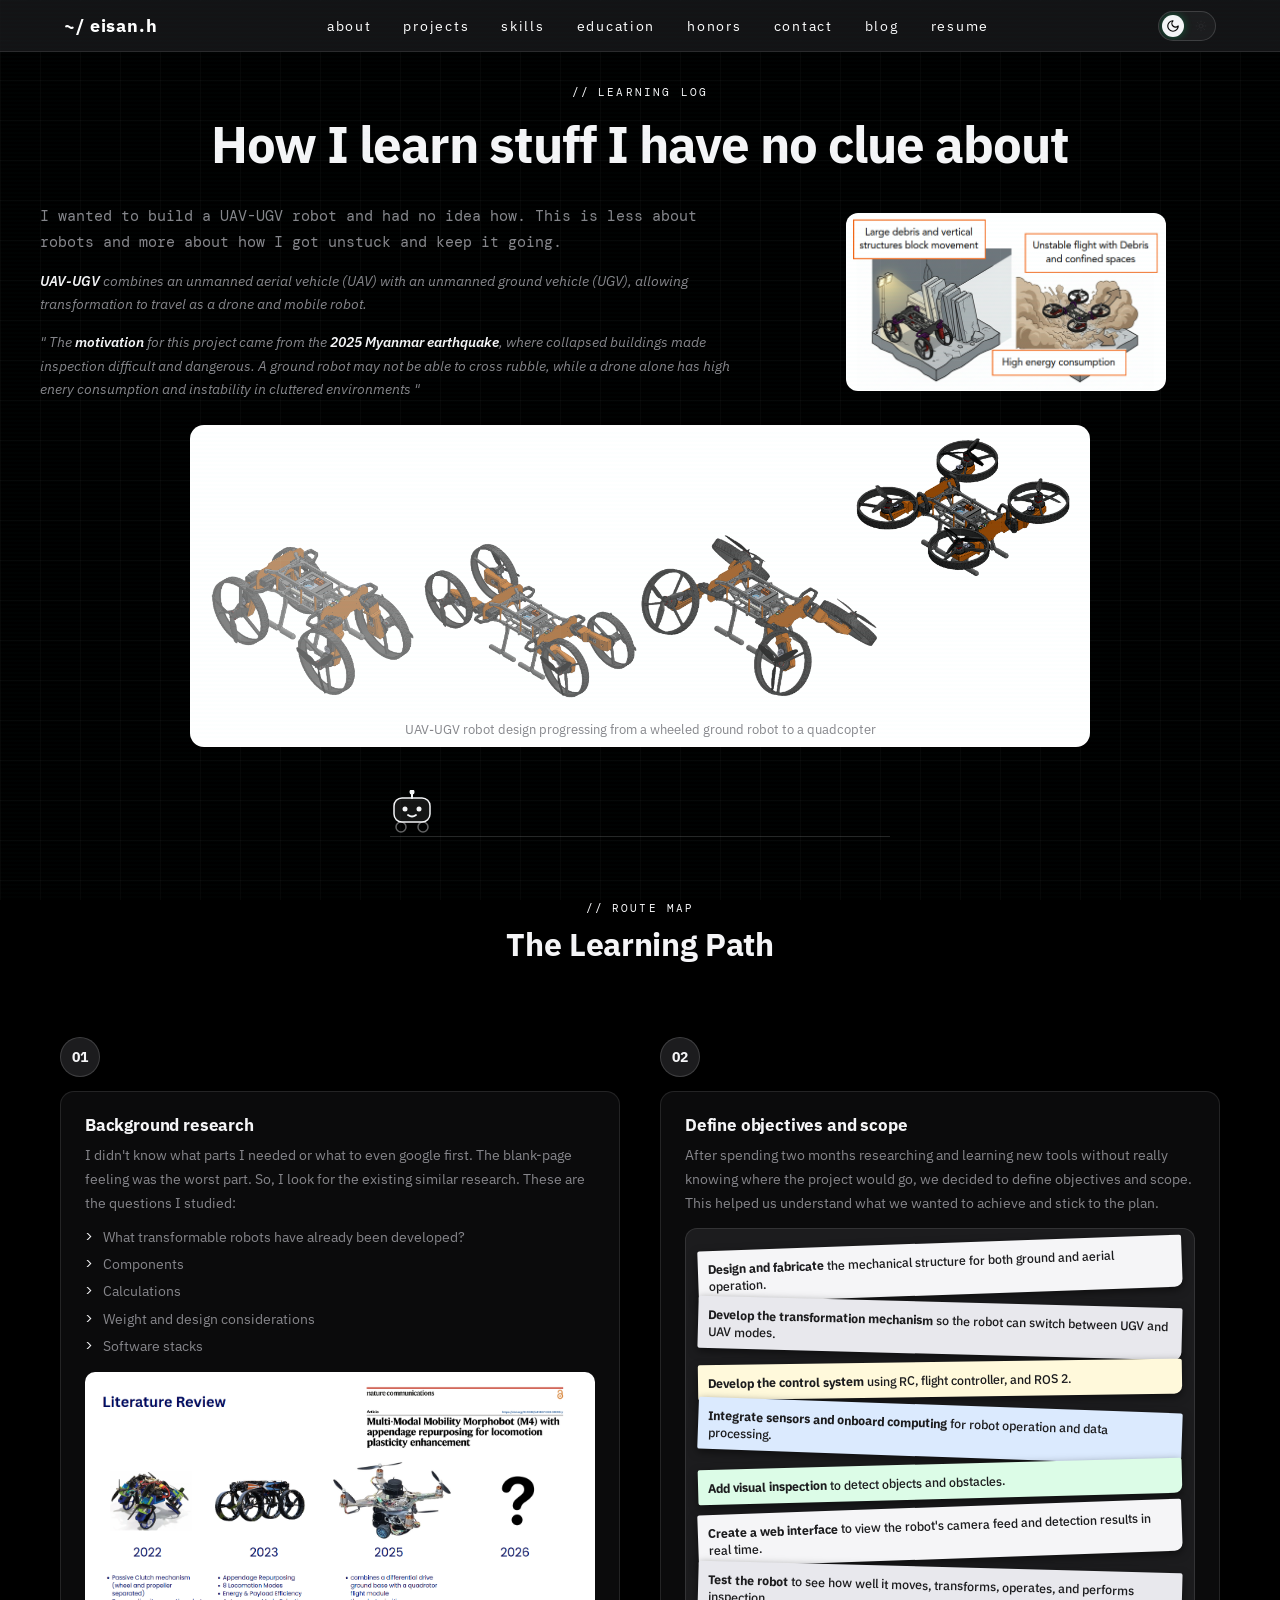
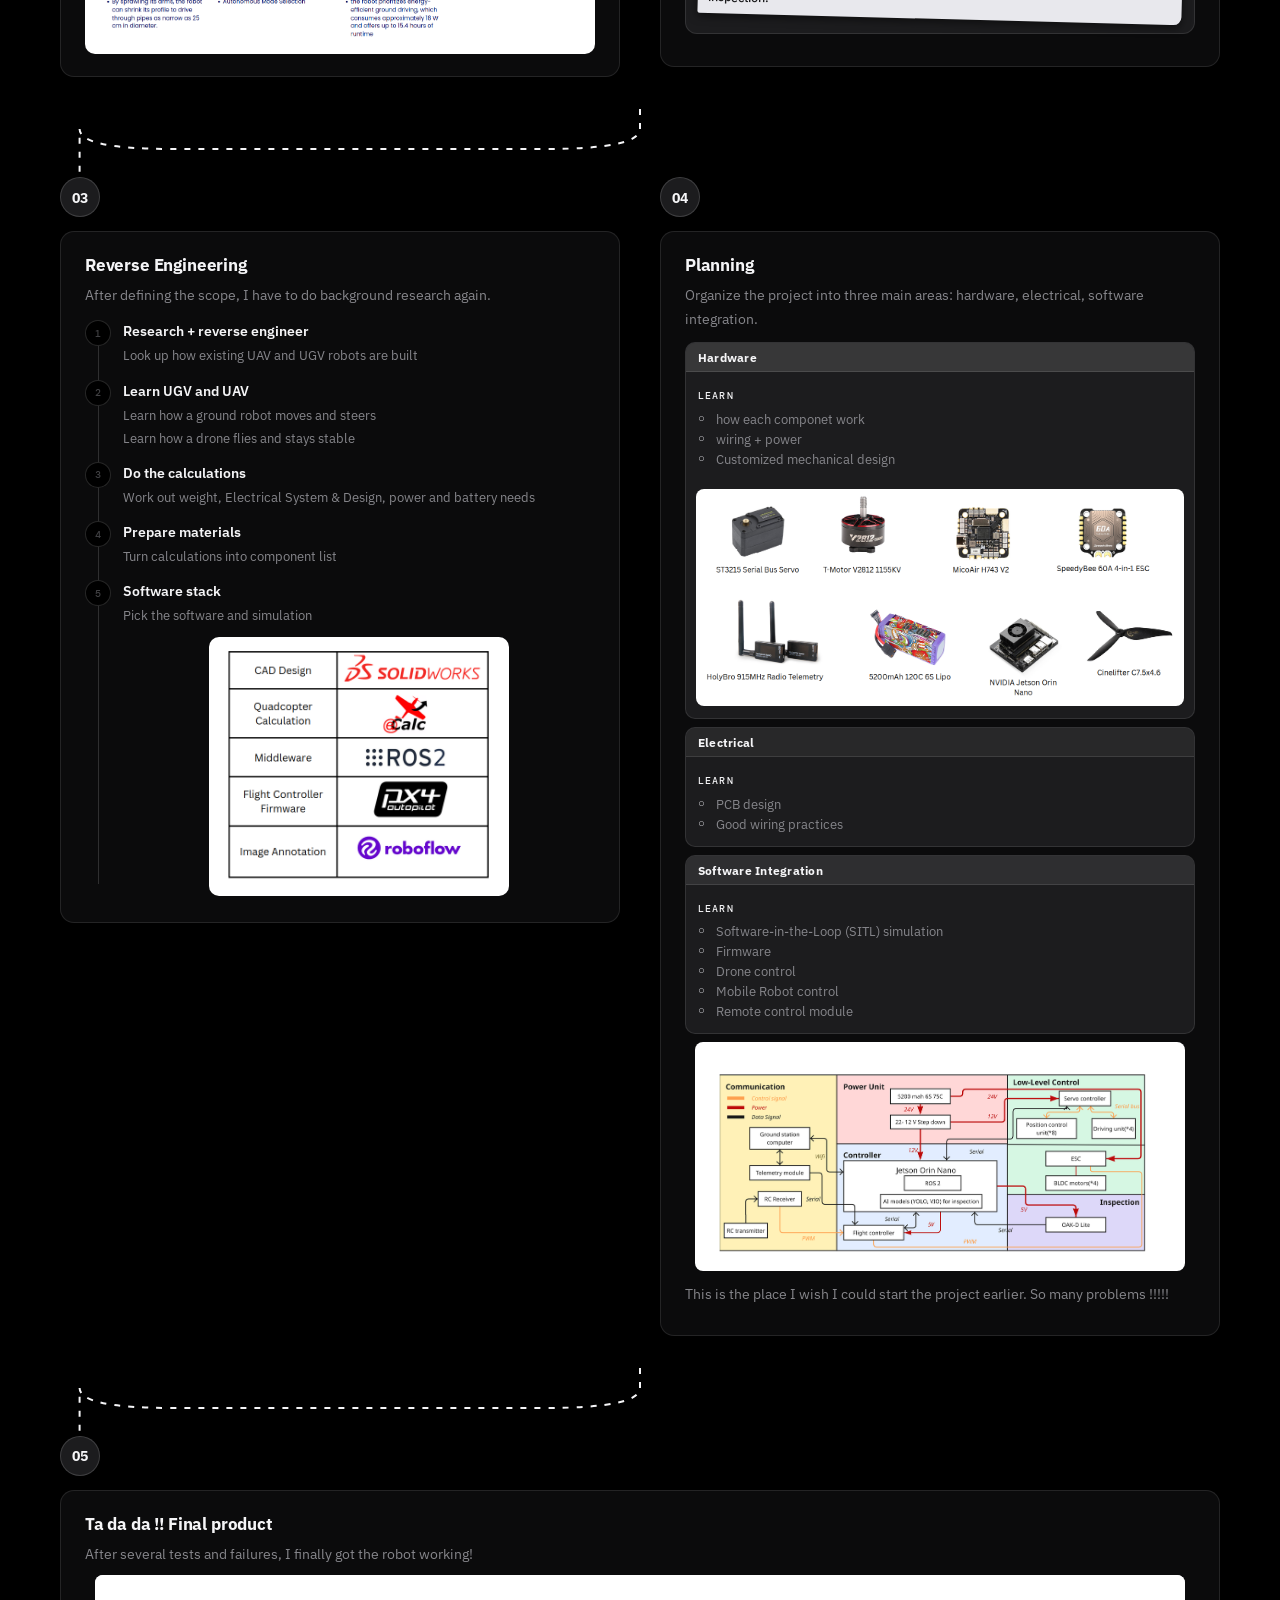
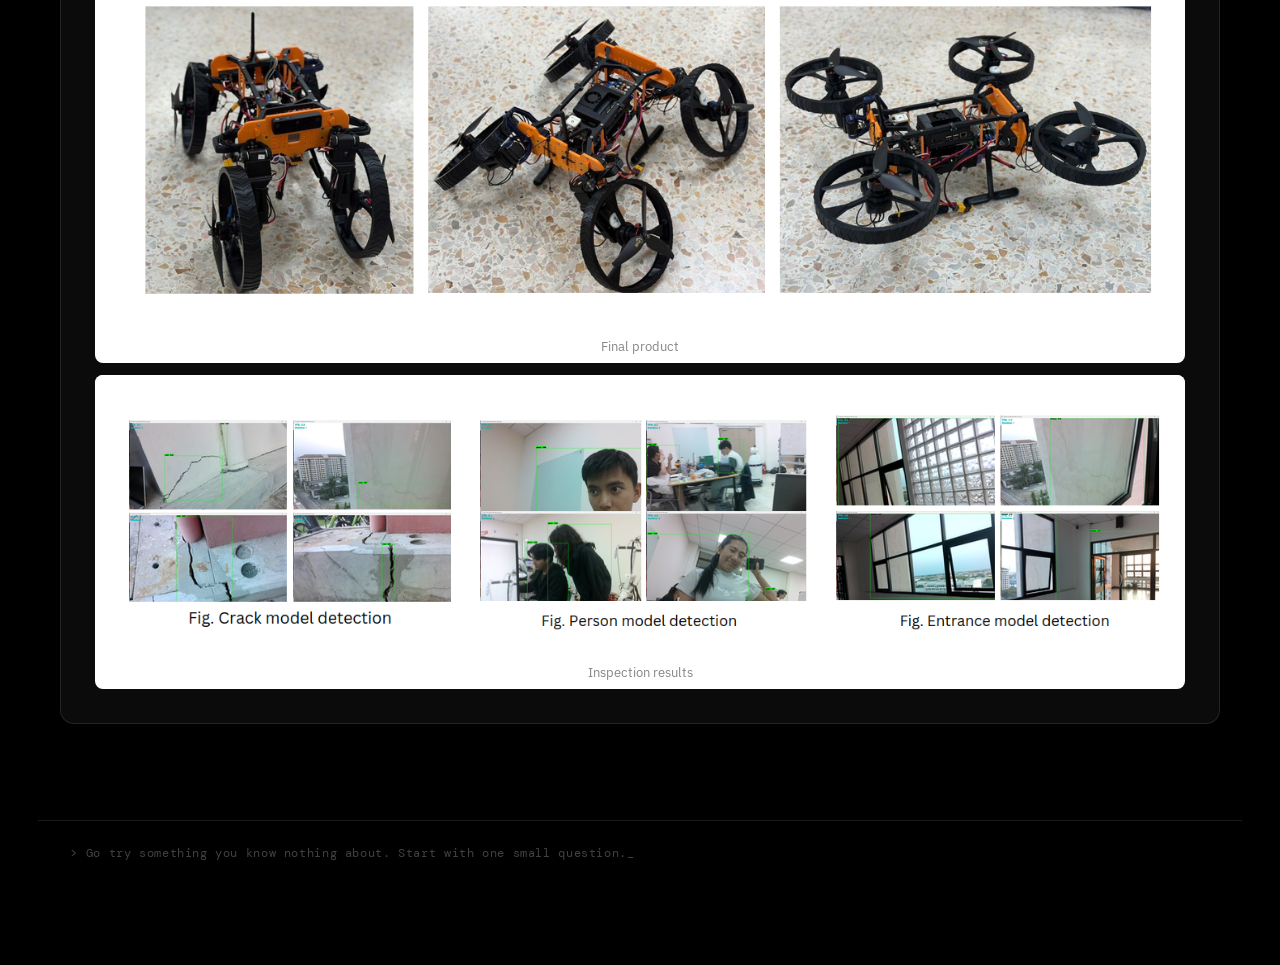
<file: blog-robot.html>
<!DOCTYPE html>
<html lang="en">
<head>
<meta charset="utf-8">
<meta name="viewport" content="width=device-width, initial-scale=1, viewport-fit=cover">
<title>How I Learn Things I Don't Know: What Building a Robot Taught Me — Hnin Ei San</title>
<meta name="description" content="A thread on how I learned to build a UAV-UGV robot from scratch — and what that process taught me about tackling anything new.">
<link href="https://fonts.googleapis.com/css2?family=DM+Mono:wght@300;400;500&family=IBM+Plex+Sans:wght@300;400;500;600;700;800&display=swap" rel="stylesheet">
<link rel="stylesheet" href="assets/css/style.css">
<style>
/* ══════════════════════════════════════════════
   BLOG PAGE — matches portfolio design tokens
   ══════════════════════════════════════════════ */

/* ── Layout ── */
.blog-main {
  max-width: 1400px;
  margin: 0 auto;
  padding: 5rem clamp(1rem, 3vw, 2.5rem);
}



/* ── Hero section ── */
.blog-hero {
  max-width: 1200px;
  margin: 0 auto 4rem;
  text-align: center;
}

.blog-label {
  font-family: 'DM Mono', monospace;
  font-size: 0.68rem;
  letter-spacing: 0.2em;
  color: var(--green);
  margin-bottom: 1rem;
  display: inline-flex;
  align-items: center;
  gap: 8px;
}
.blog-label::before { content: '//'; }

.blog-hero h1 {
  font-family: 'IBM Plex Sans', sans-serif;
  font-size: clamp(2rem, 5vw, 3.2rem);
  font-weight: 800;
  color: var(--text);
  letter-spacing: -0.02em;
  margin-bottom: 1.2rem;
  line-height: 1.15;
}

.blog-intro {
  display: grid;
  grid-template-columns: minmax(0, 1.2fr) minmax(240px, 0.8fr);
  align-items: center;
  gap: 2rem;
  margin: 1.8rem auto 0;
  text-align: left;
}

.blog-lede {
  font-family: 'DM Mono', monospace;
  font-size: 0.92rem;
  color: var(--text2);
  line-height: 1.8;
  margin: 0;
}

.blog-intro-copy {
  display: grid;
  gap: 0.9rem;
}

.blog-context {
  margin: 0;
  color: var(--text2);
  font-size: 0.86rem;
  line-height: 1.7;
  font-style: italic;
}

.blog-context strong {
  color: var(--text);
  font-weight: 600;
}

.blog-hero-image {
  width: min(100%, 900px);
  margin: 1.5rem auto 0;
  overflow: hidden;
  border: 1px solid var(--border);
  border-radius: 14px;
  background: #fff;
}

.blog-motivation-image {
  width: min(100%, 320px);
  margin: 0 auto;
  overflow: hidden;
  border: 1px solid var(--border);
  border-radius: 12px;
  background: #fff;
}

.blog-motivation-image img {
  display: block;
  width: 100%;
  height: auto;
}

.blog-hero-image img {
  display: block;
  width: 100%;
  height: auto;
}
.blog-hero-image figcaption {
  padding: 8px 10px;
  color: var(--text2);
  font-size: 0.8rem;
  text-align: center;
}

/* ── Robot track ── */
.track-wrap { max-width: 500px; margin: 2.5rem auto 0; }
.track { position: relative; height: 50px; border-bottom: 1px solid var(--border2); }
.bot { position: absolute; left: 0; bottom: -2px; width: 44px; }

/* ── Route map section label ── */
.route-label {
  font-family: 'DM Mono', monospace;
  font-size: 0.68rem;
  letter-spacing: 0.2em;
  color: var(--green);
  text-align: center;
  margin: 4rem 0 0.5rem;
  display: flex;
  align-items: center;
  justify-content: center;
  gap: 8px;
}
.route-label::before { content: '//'; }

.route-title {
  font-family: 'IBM Plex Sans', sans-serif;
  font-size: 2rem;
  font-weight: 800;
  color: var(--text);
  text-align: center;
  margin-bottom: 3rem;
  letter-spacing: -0.01em;
}

.route-title span { color: var(--green); }

/* ═══════════════════════════════════════════
   HORIZONTAL ROUTE MAP
   ═══════════════════════════════════════════ */

.route-map {
  display: grid;
  grid-template-columns: 1fr 1fr;
  gap: 0;
  max-width: 1200px;
  margin: 0 auto;
}

/* ── Row containers ── */
.route-row { display: contents; }

/* ── Individual stop ── */
.stop {
  position: relative;
  padding: 24px 20px 32px;
}
.stop[data-step="5"] {
  grid-column: 1 / -1;
}

/* ── Station marker ── */
.station {
  display: flex;
  align-items: center;
  gap: 14px;
  margin-bottom: 14px;
}

.station-num {
  flex: none;
  width: 40px;
  height: 40px;
  border-radius: 50%;
  background: var(--bg2);
  border: 1px solid var(--border2);
  color: var(--green);
  font-family: 'IBM Plex Sans', sans-serif;
  font-weight: 800;
  font-size: 0.9rem;
  display: grid;
  place-items: center;
  position: relative;
  z-index: 2;
  transition: all 0.3s cubic-bezier(0.4, 0, 0.2, 1);
}

.stop:hover .station-num {
  background: var(--green);
  color: var(--bg);
  border-color: var(--green);
  box-shadow: 0 4px 20px rgba(245,245,247,0.15);
  transform: scale(1.08);
}

.station-label {
  font-family: 'DM Mono', monospace;
  font-size: 0.62rem;
  font-weight: 400;
  letter-spacing: 0.15em;
  text-transform: uppercase;
  color: var(--text3);
}

/* ── Content card — glass card matching portfolio ── */
.stop-card {
  background: rgba(28, 28, 30, 0.4);
  backdrop-filter: blur(20px);
  -webkit-backdrop-filter: blur(20px);
  border: 1px solid var(--border);
  border-radius: 14px;
  padding: 22px 24px;
  transition: all 0.4s cubic-bezier(0.4, 0, 0.2, 1);
}

.stop:hover .stop-card {
  border-color: rgba(255, 255, 255, 0.3);
  background: rgba(255, 255, 255, 0.05);
  box-shadow: 0 15px 35px rgba(0, 0, 0, 0.25);
}

.stop-card h2 {
  font-family: 'IBM Plex Sans', sans-serif;
  font-size: 1.05rem;
  font-weight: 700;
  color: var(--text);
  margin-bottom: 8px;
  letter-spacing: -0.01em;
}

.stop-card p {
  margin: 6px 0;
  color: var(--text2);
  font-size: 0.88rem;
  line-height: 1.7;
}

.research-figure {
  margin: 14px 0 0;
  overflow: hidden;
  border: 1px solid var(--border);
  border-radius: 10px;
  background: #fff;
}

.research-figure img {
  display: block;
  width: 100%;
  height: auto;
}

/* ── U-turn connector ── */
.u-connector {
  position: relative;
  grid-column: 1 / -1;
  height: 44px;
  overflow: visible;
}
.u-connector svg {
  position: absolute;
  width: 100%;
  height: 100%;
  overflow: visible;
}
.u-line {
  fill: none;
  stroke: var(--green);
  stroke-width: 2;
  stroke-dasharray: 6 8;
  vector-effect: non-scaling-stroke;
}

/* ── Sticky notes ── */
ul.q { margin: 10px 0 0; padding: 0; list-style: none; }
ul.q li {
  position: relative;
  padding-left: 18px;
  margin: 5px 0;
  color: var(--text2);
  font-size: 0.85rem;
  line-height: 1.65;
}
ul.q li:before {
  content: ">";
  position: absolute;
  left: 0;
  top: 0;
  color: var(--green);
  font-family: 'DM Mono', monospace;
  font-size: 0.8rem;
}

.board {
  display: flex;
  flex-wrap: wrap;
  gap: 8px 6px;
  margin: 12px 0 10px;
  padding: 14px 12px;
  border-radius: 12px;
  background: var(--bg2);
  border: 1px solid var(--border);
}
.note {
  flex: 1 1 110px;
  max-width: 150px;
  min-height: 60px;
  padding: 10px 10px 8px;
  font: 500 0.78rem/1.35 'IBM Plex Sans', sans-serif;
  color: #1c1c1e;
  border-radius: 2px 2px 8px 2px;
  box-shadow: 0 3px 8px rgba(0,0,0,0.5);
}
.objective-board .note {
  display: block;
  flex: none;
  width: 100%;
  max-width: none;
  min-height: 0;
}
.note:nth-child(5n+1){background:#f5f5f7;transform:rotate(-2deg)}
.note:nth-child(5n+2){background:#e8e8ed;transform:rotate(1.5deg)}
.note:nth-child(5n+3){background:#fff9db;transform:rotate(-0.8deg)}
.note:nth-child(5n+4){background:#dbeafe;transform:rotate(2deg)}
.note:nth-child(5n){background:#dcfce7;transform:rotate(-1.5deg)}

/* ── Piles (materials) ── */
.piles { display: grid; grid-template-columns: 1fr; gap: 8px; margin: 10px 0 8px; }
.pile {
  background: var(--bg2);
  border: 1px solid var(--border);
  border-radius: 10px;
  overflow: hidden;
}
.tag {
  display: flex;
  justify-content: space-between;
  align-items: center;
  padding: 6px 12px;
  font-family: 'IBM Plex Sans', sans-serif;
  font-size: 0.78rem;
  font-weight: 700;
  color: var(--text);
  letter-spacing: 0.02em;
}
.p1 .tag { background: rgba(245,245,247,0.12); border-bottom: 1px solid var(--border); }
.p2 .tag { background: rgba(245,245,247,0.08); border-bottom: 1px solid var(--border); }
.p3 .tag { background: rgba(245,245,247,0.05); border-bottom: 1px solid var(--border); }
.pile .h {
  padding: 10px 12px 0;
  font-family: 'DM Mono', monospace;
  font-size: 0.6rem;
  font-weight: 500;
  letter-spacing: 0.12em;
  text-transform: uppercase;
  color: var(--green);
}
.ml { list-style: none; margin: 2px 0 0; padding: 0 12px 4px; }
.ml li {
  position: relative;
  padding-left: 18px;
  margin: 3px 0;
  font-size: 0.82rem;
  color: var(--text2);
}
.ml li:before {
  content: "—";
  position: absolute;
  left: 0;
  top: 0;
  color: var(--text3);
  font-family: 'DM Mono', monospace;
  font-size: 0.7rem;
}
.ml.learn li:before { content: "○"; color: var(--green-dim); }
.ml.learn { padding-bottom: 10px; }

/* ── Timeline (inside step 4) ── */
.timeline { list-style: none; margin: 12px 0 4px; padding: 0; position: relative; }
.timeline:before {
  content: "";
  position: absolute;
  left: 13px;
  top: 12px;
  bottom: 12px;
  width: 1px;
  background: var(--border2);
}
.tl-item { position: relative; display: flex; gap: 12px; padding-bottom: 12px; }
.tl-item:last-child { padding-bottom: 0; }
.mk {
  flex: none;
  width: 26px;
  height: 26px;
  border-radius: 50%;
  background: var(--bg);
  border: 1px solid var(--border2);
  color: var(--text3);
  font-family: 'DM Mono', monospace;
  font-weight: 500;
  font-size: 0.65rem;
  display: grid;
  place-items: center;
  position: relative;
  z-index: 1;
  transition: all 0.2s;
}
.tl-body h3 {
  margin: 2px 0 4px;
  font-family: 'IBM Plex Sans', sans-serif;
  font-size: 0.85rem;
  font-weight: 600;
  color: var(--text);
}
.tasks { list-style: none; margin: 0; padding: 0; }
.tasks li {
  padding: 2px 0;
  font-size: 0.8rem;
  color: var(--text2);
  line-height: 1.5;
}
.software-tools-figure {
  width: min(100%, 300px);
  margin: 10px auto 0;
  overflow: hidden;
  border: 1px solid var(--border);
  border-radius: 10px;
  background: #fff;
}
.software-tools-figure img {
  display: block;
  width: 100%;
  height: auto;
}
.hardware-figure {
  margin: 8px 10px 12px;
  overflow: hidden;
  border-radius: 8px;
  background: #fff;
}
.hardware-figure img {
  display: block;
  width: 100%;
  height: auto;
}
.result-subheading {
  margin: 20px 0 8px;
  font-family: 'IBM Plex Sans', sans-serif;
  font-size: 0.9rem;
  font-weight: 600;
  color: var(--text);
}
.result-caption {
  padding: 8px 10px;
  color: var(--text2);
  font-size: 0.8rem;
  text-align: center;
}

/* ── Debug checklist ── */
details { margin-top: 8px; }
summary {
  cursor: pointer;
  font-family: 'DM Mono', monospace;
  font-weight: 500;
  font-size: 0.82rem;
  color: var(--text);
  letter-spacing: 0.03em;
}
.chk { list-style: none; padding: 0; margin: 6px 0; }
.chk label {
  display: flex;
  gap: 10px;
  align-items: center;
  cursor: pointer;
  padding: 3px 0;
  color: var(--text2);
  font-size: 0.82rem;
}
.chk input { width: 16px; height: 16px; accent-color: var(--green); }
.chk input:checked+span { text-decoration: line-through; opacity: .45; }

/* ── End card ── */
.stop.end .stop-card {
  background: rgba(245,245,247,0.06);
  border-color: rgba(245,245,247,0.2);
}
.stop.end .station-num {
  background: var(--green);
  color: var(--bg);
  border-color: var(--green);
  box-shadow: 0 0 20px rgba(245,245,247,0.15);
}

/* ── Footer ── */
.blog-footer {
  margin: 4rem 0 0;
  text-align: center;
  font-family: 'DM Mono', monospace;
  font-size: 0.78rem;
  color: var(--text3);
  letter-spacing: 0.05em;
}

/* ═══════════════════════════════
   LIGHT MODE OVERRIDES
   ═══════════════════════════════ */
body.light-mode .stop-card {
  background: rgba(255,255,255,0.7);
  border: 1px solid rgba(0,0,0,0.05);
}
body.light-mode .stop:hover .stop-card {
  border-color: rgba(0,0,0,0.15);
  background: rgba(255,255,255,0.9);
  box-shadow: 0 10px 30px rgba(0,0,0,0.06);
}
body.light-mode .station-num {
  background: var(--bg2);
  border-color: var(--border2);
}
body.light-mode .stop:hover .station-num {
  background: var(--green);
  border-color: var(--green);
  box-shadow: 0 4px 15px rgba(0,0,0,0.1);
}
body.light-mode .board {
  background: var(--bg3);
  border-color: var(--border);
}
body.light-mode .pile {
  background: var(--bg3);
  border-color: var(--border);
}
/* ═══════════════════════════════
   RESPONSIVE — stack on mobile
   ═══════════════════════════════ */
@media (max-width: 768px) {
  .blog-intro { grid-template-columns: 1fr; gap: 1.5rem; }
  .blog-motivation-image { width: min(100%, 360px); }
  .blog-lede { max-width: 540px; margin: 0 auto; text-align: center; }
  .route-map { grid-template-columns: 1fr; }
  .u-connector { display: none; }
  .stop { padding: 12px 0 20px; }
  .stop::before {
    content: "";
    position: absolute;
    left: 19px;
    top: 0;
    bottom: 0;
    width: 3px;
    background: var(--green);
    z-index: 0;
  }
  .stop:first-child::before { top: 44px; }
  .stop:last-child::before { bottom: 50%; }
}

</style>
</head>
<body>

  <!-- Grid background -->
  <div class="grid-bg"></div>

  <!-- Navigation -->
  <nav>
    <a class="logo" href="index.html" style="text-decoration:none;">~/ eisan.h</a>
    <div class="nav-links">
      <a href="index.html#about">about</a>
      <a href="index.html#projects">projects</a>
      <a href="index.html#skills">skills</a>
      <a href="index.html#education">education</a>
      <a href="index.html#honors">honors</a>
      <a href="index.html#contact">contact</a>
      <a href="blog-robot.html" style="color: var(--green) !important;">blog</a>
      <a href="resume.html">resume</a>
    </div>
    <button id="theme-toggle" class="theme-toggle" aria-label="Toggle Theme">
      <div class="track-icons">
        <svg xmlns="http://www.w3.org/2000/svg" viewBox="0 0 24 24" fill="none" stroke="currentColor" stroke-width="2" stroke-linecap="round" stroke-linejoin="round">
          <path d="M12 3a6 6 0 0 0 9 9 9 9 0 1 1-9-9Z" />
        </svg>
        <svg xmlns="http://www.w3.org/2000/svg" viewBox="0 0 24 24" fill="none" stroke="currentColor" stroke-width="2" stroke-linecap="round" stroke-linejoin="round">
          <circle cx="12" cy="12" r="4" /><path d="M12 2v2" /><path d="M12 20v2" />
          <path d="m4.93 4.93 1.41 1.41" /><path d="m17.66 17.66 1.41 1.41" />
          <path d="M2 12h2" /><path d="M20 12h2" />
          <path d="m6.34 17.66-1.41 1.41" /><path d="m19.07 4.93-1.41 1.41" />
        </svg>
      </div>
      <div class="toggle-thumb">
        <svg xmlns="http://www.w3.org/2000/svg" viewBox="0 0 24 24" fill="none" stroke="currentColor" stroke-width="2" stroke-linecap="round" stroke-linejoin="round" class="sun-icon">
          <circle cx="12" cy="12" r="4" /><path d="M12 2v2" /><path d="M12 20v2" />
          <path d="m4.93 4.93 1.41 1.41" /><path d="m17.66 17.66 1.41 1.41" />
          <path d="M2 12h2" /><path d="M20 12h2" />
          <path d="m6.34 17.66-1.41 1.41" /><path d="m19.07 4.93-1.41 1.41" />
        </svg>
        <svg xmlns="http://www.w3.org/2000/svg" viewBox="0 0 24 24" fill="none" stroke="currentColor" stroke-width="2" stroke-linecap="round" stroke-linejoin="round" class="moon-icon">
          <path d="M12 3a6 6 0 0 0 9 9 9 9 0 1 1-9-9Z" />
        </svg>
      </div>
    </button>
  </nav>

<div class="blog-main">

  <!-- Hero -->
  <div class="blog-hero">
    <span class="blog-label">LEARNING LOG</span>
    <h1>How I learn stuff I have no clue about</h1>
    <div class="blog-intro">
      <div class="blog-intro-copy">
        <p class="blog-lede">I wanted to build a UAV-UGV robot and had no idea how. This is less about robots and more about how I got unstuck and keep it going.</p>
        <p class="blog-context"><strong>UAV-UGV</strong> combines an unmanned aerial vehicle (UAV) with an unmanned ground vehicle (UGV), allowing transformation to travel as a drone and mobile robot.</p>
        <p class="blog-context">" The <strong>motivation</strong> for this project came from the <strong>2025 Myanmar earthquake</strong>, where collapsed buildings made inspection difficult and dangerous. A ground robot may not be able to cross rubble, while a drone alone has high enery consumption and instability in cluttered environments "</p>
        <!-- <p class="blog-context">Therefore, I developed a <strong>transformable UAV-UGV robot</strong> that can switch between ground and aerial modes to inspect areas more effectively.</p> -->
      </div>
      <figure class="blog-motivation-image">
        <img src="assets/images/robot-motivation-challenges.png" alt="Illustration of ground robot mobility limits and aerial robot endurance and stability limits in rubble">
      </figure>
    </div>
    <figure class="blog-hero-image">
      <img src="assets/images/uav-ugv-robot-concept.png" alt="UAV-UGV robot design progressing from a wheeled ground robot to a quadcopter">
      <figcaption>UAV-UGV robot design progressing from a wheeled ground robot to a quadcopter</figcaption>
    </figure>

    <div class="track-wrap">
      <div class="track" aria-hidden="true">
        <div class="bot" id="bot"><svg viewBox="0 0 44 44" width="44" height="44"><line x1="22" y1="2" x2="22" y2="8" stroke="#f5f5f7" stroke-width="2" stroke-linecap="round"/><circle cx="22" cy="2" r="2.5" fill="#f5f5f7"/><rect x="4" y="8" width="36" height="24" rx="8" fill="rgba(245,245,247,0.08)" stroke="#f5f5f7" stroke-width="1.5"/><circle cx="15" cy="19" r="2.5" fill="#f5f5f7"/><circle cx="29" cy="19" r="2.5" fill="#f5f5f7"/><path d="M18 25 Q22 28 26 25" fill="none" stroke="#f5f5f7" stroke-width="1.8" stroke-linecap="round"/><circle cx="11" cy="37" r="5" fill="none" stroke="rgba(245,245,247,0.4)" stroke-width="1.5"/><circle cx="33" cy="37" r="5" fill="none" stroke="rgba(245,245,247,0.4)" stroke-width="1.5"/></svg></div>
      </div>
    </div>
  </div>

  <!-- Route map header -->
  <p class="route-label">ROUTE MAP</p>
  <h2 class="route-title">The <span>Learning</span> Path</h2>

  <!-- ═══════════════════════════════════════
       HORIZONTAL ROUTE MAP
       ═══════════════════════════════════════ -->
  <div class="route-map" id="routeMap">

    <!-- ─── Row 1: Steps 1 → 2 (left to right) ─── -->
    <div class="route-row">
      <div class="stop" data-step="1">
        <div class="station">
          <div class="station-num">01</div>
        </div>
        <div class="stop-card">
          <h2>Background research</h2>
          <p>I didn't know what parts I needed or what to even google first. The blank-page feeling was the worst part. So, I look for the existing similar research. These are the questions I studied:</p>
          <ul class="q">
            <li>What transformable robots have already been developed?</li>
            <li>Components</li>
            <li>Calculations</li>
            <li>Weight and design considerations</li>
            <li>Software stacks</li>
          </ul>
          <figure class="research-figure">
            <img src="assets/images/background-research-literature-review.png" alt="Literature review comparing transformable ground and aerial robots from 2022, 2023, and 2025, with a research gap for 2026">
          </figure>
        </div>
      </div>

      <div class="stop" data-step="2">
        <div class="station">
          <div class="station-num">02</div>
        </div>
        <div class="stop-card">
          <h2>Define objectives and scope</h2>
          <p>After spending two months researching and learning new tools without really knowing where the project would go, we decided to define objectives and scope. This helped us understand what we wanted to achieve and stick to the plan.</p>
          <div class="board objective-board" role="list">
            <span class="note" role="listitem"><strong>Design and fabricate</strong> the mechanical structure for both ground and aerial operation.</span>
            <span class="note" role="listitem"><strong>Develop the transformation mechanism</strong> so the robot can switch between UGV and UAV modes.</span>
            <span class="note" role="listitem"><strong>Develop the control system</strong> using RC, flight controller, and ROS 2.</span>
            <span class="note" role="listitem"><strong>Integrate sensors and onboard computing</strong> for robot operation and data processing.</span>
            <span class="note" role="listitem"><strong>Add visual inspection</strong> to detect objects and obstacles.</span>
            <span class="note" role="listitem"><strong>Create a web interface</strong> to view the robot's camera feed and detection results in real time.</span>
            <span class="note" role="listitem"><strong>Test the robot</strong> to see how well it moves, transforms, operates, and performs inspection.</span>
          </div>
        </div>
      </div>
    </div>

    <!-- U-turn -->
    <div class="u-connector">
      <svg viewBox="0 0 100 44" preserveAspectRatio="none">
        <defs>
          <marker id="route-arrow-1" viewBox="0 0 10 10" refX="9" refY="5" markerWidth="2" markerHeight="2" markerUnits="userSpaceOnUse" orient="auto">
            <path d="M0 0 L9 5 L0 10Z" fill="var(--green)" fill-opacity="0.65"/>
          </marker>
        </defs>
        <path class="u-line" d="M 50,0 L 50,20 Q 50,40 42,40 L 11,40 Q 3.3,40 3.3,20 L 3.3,92" marker-end="url(#route-arrow-1)" vector-effect="non-scaling-stroke"/>
      </svg>
    </div>

    <!-- ─── Row 2: Steps 3 → 4 ─── -->
    <div class="route-row">
      <div class="stop" data-step="3">
        <div class="station">
          <div class="station-num">03</div>
        </div>
        <div class="stop-card">
          <h2>Reverse Engineering</h2>
          <p>After defining the scope, I have to do background research again.</p>
          <ol class="timeline">
            <li class="tl-item"><span class="mk">1</span><div class="tl-body"><h3>Research + reverse engineer</h3><ul class="tasks"><li>Look up how existing UAV and UGV robots are built</li></ul></div></li>
            <li class="tl-item"><span class="mk">2</span><div class="tl-body"><h3>Learn UGV and UAV</h3><ul class="tasks"><li>Learn how a ground robot moves and steers</li><li>Learn how a drone flies and stays stable</li></ul></div></li>
            <li class="tl-item"><span class="mk">3</span><div class="tl-body"><h3>Do the calculations</h3><ul class="tasks"><li>Work out weight, Electrical System & Design, power and battery needs</li></ul></div></li>
            <li class="tl-item"><span class="mk">4</span><div class="tl-body"><h3>Prepare materials</h3><ul class="tasks"><li>Turn calculations into component list</li></ul></div></li>
            <li class="tl-item"><span class="mk">5</span><div class="tl-body"><h3>Software stack</h3><ul class="tasks"><li>Pick the software and simulation</li></ul><figure class="software-tools-figure"><img src="assets/images/software-tools-stack.png" alt="Software and design tools: SolidWorks for CAD, eCalc for quadcopter calculations, ROS 2 middleware, PX4 Autopilot firmware, and Roboflow for image annotation"></figure></div></li>
          </ol>
        </div>
      </div>

      <div class="stop" data-step="4">
        <div class="station">
          <div class="station-num">04</div>
        </div>
        <div class="stop-card">
          <h2>Planning</h2>
          <p>Organize the project into three main areas: hardware, electrical, software integration.</p>
          <div class="piles">
            <div class="pile p1"><b class="tag">Hardware</b>

              <p class="h">learn</p><ul class="ml learn"><li>how each componet work</li><li>wiring + power </li><li>Customized mechanical design</li></ul>
              <figure class="hardware-figure"><img src="assets/images/hardware-components.png" alt="Hardware components including a serial bus servo, quadcopter motor, flight controller, electronic speed controller, telemetry radios, LiPo battery, Jetson Orin Nano, and propeller"></figure>
            </div>
            <div class="pile p3"><b class="tag">Electrical</b>

              <p class="h">learn</p><ul class="ml learn"><li>PCB design</li><li>Good wiring practices</li></ul>
            </div>
            <div class="pile p2"><b class="tag">Software Integration</b>

              <p class="h">learn</p><ul class="ml learn"><li>Software-in-the-Loop (SITL) simulation </li><li>Firmware</li><li>Drone control</li><li>Mobile Robot control</li><li>Remote control module</li></ul>
            </div>
          </div>
          <figure class="hardware-figure"><img src="assets/images/system-architecture.png" alt="System architecture diagram showing communication, power, controller, low-level control, and visual inspection subsystems"></figure>
          <p>This is the place I wish I could start the project earlier. So many problems !!!!!</p>
        </div>
      </div>
    </div>

    <!-- U-turn -->
    <div class="u-connector">
      <svg viewBox="0 0 100 44" preserveAspectRatio="none">
        <defs>
          <marker id="route-arrow-2" viewBox="0 0 10 10" refX="9" refY="5" markerWidth="2" markerHeight="2" markerUnits="userSpaceOnUse" orient="auto">
            <path d="M0 0 L9 5 L0 10Z" fill="var(--green)" fill-opacity="0.65"/>
          </marker>
        </defs>
        <path class="u-line" d="M 50,0 L 50,20 Q 50,40 42,40 L 11,40 Q 3.3,40 3.3,20 L 3.3,92" marker-end="url(#route-arrow-2)" vector-effect="non-scaling-stroke"/>
      </svg>
    </div>

    <!-- ─── Row 3: Steps 5 → 6 (left to right) ─── -->
    <div class="route-row">
      <div class="stop" data-step="5">
        <div class="station">
          <div class="station-num">05</div>
        </div>
        <div class="stop-card">
          <h2>Ta da da !! Final product</h2>
          <p>After several tests and failures, I finally got the robot working!</p>
          <figure class="hardware-figure">
            <img src="assets/images/final-product.png" alt="The completed transformable UAV-UGV robot in ground, transition, and aerial configurations">
            <figcaption class="result-caption">Final product</figcaption>
          </figure>
          <figure class="hardware-figure">
            <img src="assets/images/inspection-results.png" alt="Visual inspection results showing model detections for cracks, people, and entrances">
            <figcaption class="result-caption">Inspection results</figcaption>
          </figure>
        </div>
      </div>

    </div>

  </div>

  <footer class="blog-footer">
    > Go try something you know nothing about. Start with one small question._
  </footer>
</div>

<script>
// Theme toggle (same logic as portfolio)
const toggle = document.getElementById('theme-toggle');
const body = document.body;
const storedTheme = localStorage.getItem('theme');
if (storedTheme === 'light') body.classList.add('light-mode');

toggle.addEventListener('click', function() {
  body.classList.toggle('light-mode');
  localStorage.setItem('theme', body.classList.contains('light-mode') ? 'light' : 'dark');
});

// Animate stops on scroll
const stops = document.querySelectorAll('.stop');
const observer = new IntersectionObserver(function(entries) {
  entries.forEach(function(entry) {
    if (entry.isIntersecting) {
      entry.target.style.opacity = '1';
      entry.target.style.transform = 'translateY(0)';
    }
  });
}, { threshold: 0.1 });

stops.forEach(function(stop, i) {
  stop.style.opacity = '0';
  stop.style.transform = 'translateY(24px)';
  stop.style.transition = 'opacity 0.5s ease ' + (i % 2 * 0.12) + 's, transform 0.5s ease ' + (i % 2 * 0.12) + 's';
  observer.observe(stop);
});
</script>
</body>
</html>
</file>
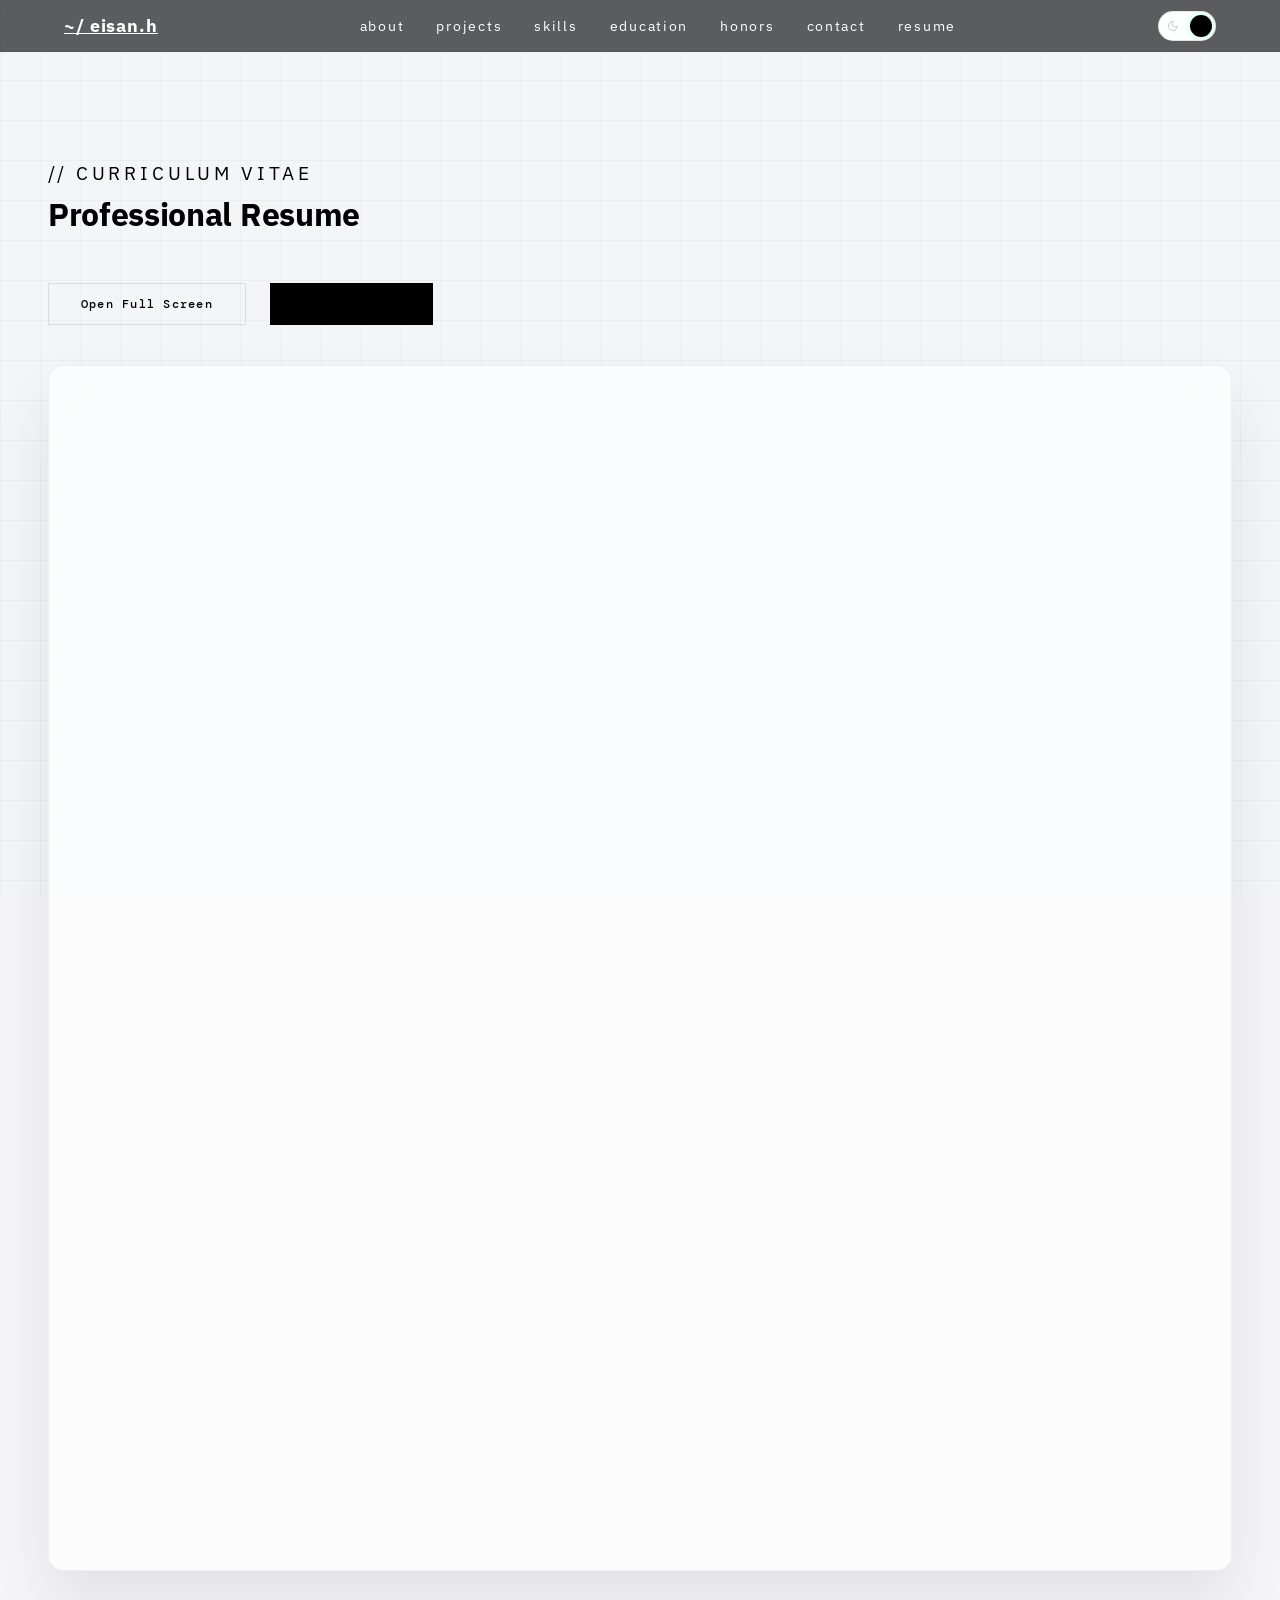
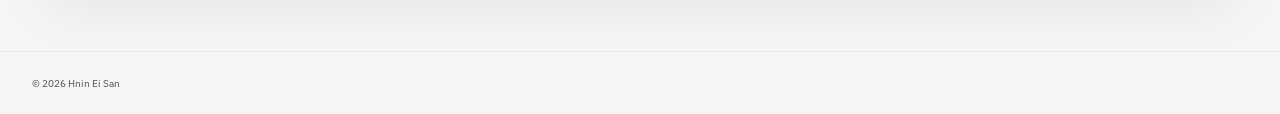
<file: resume.html>
<!DOCTYPE html>
<html lang="en">

<head>
  <meta charset="UTF-8">
  <meta name="viewport" content="width=device-width, initial-scale=1.0">
  <title>Resume — Hnin Ei San</title>
  <link
    href="https://fonts.googleapis.com/css2?family=DM+Mono:wght@300;400;500&family=IBM+Plex+Sans:wght@400;500;600;700&display=swap"
    rel="stylesheet">
  <link rel="stylesheet" href="assets/css/style.css">
</head>

<body>

  <!-- Grid background -->
  <div class="grid-bg"></div>

  <!-- Navigation -->
  <nav>
    <a href="index.html" class="logo">~/ eisan.h</a>
    <div class="nav-links">
      <a href="index.html#about">about</a>
      <a href="index.html#projects">projects</a>
      <a href="index.html#skills">skills</a>
      <a href="index.html#education">education</a>
      <a href="index.html#honors">honors</a>
      <a href="index.html#contact">contact</a>
      <a href="resume.html" class="active">resume</a>
    </div>
    <button id="theme-toggle" class="theme-toggle" aria-label="Toggle Theme">
      <div class="track-icons">
        <svg xmlns="http://www.w3.org/2000/svg" viewBox="0 0 24 24" fill="none" stroke="currentColor" stroke-width="2"
          stroke-linecap="round" stroke-linejoin="round">
          <path d="M12 3a6 6 0 0 0 9 9 9 9 0 1 1-9-9Z" />
        </svg>
        <svg xmlns="http://www.w3.org/2000/svg" viewBox="0 0 24 24" fill="none" stroke="currentColor" stroke-width="2"
          stroke-linecap="round" stroke-linejoin="round">
          <circle cx="12" cy="12" r="4" />
          <path d="M12 2v2" />
          <path d="M12 20v2" />
          <path d="m4.93 4.93 1.41 1.41" />
          <path d="m17.66 17.66 1.41 1.41" />
          <path d="M2 12h2" />
          <path d="M20 12h2" />
          <path d="m6.34 17.66-1.41 1.41" />
          <path d="m19.07 4.93-1.41 1.41" />
        </svg>
      </div>
      <div class="toggle-thumb">
        <svg xmlns="http://www.w3.org/2000/svg" viewBox="0 0 24 24" fill="none" stroke="currentColor" stroke-width="2"
          stroke-linecap="round" stroke-linejoin="round" class="sun-icon">
          <circle cx="12" cy="12" r="4" />
          <path d="M12 2v2" />
          <path d="M12 20v2" />
          <path d="m4.93 4.93 1.41 1.41" />
          <path d="m17.66 17.66 1.41 1.41" />
          <path d="M2 12h2" />
          <path d="M20 12h2" />
          <path d="m6.34 17.66-1.41 1.41" />
          <path d="m19.07 4.93-1.41 1.41" />
        </svg>
        <svg xmlns="http://www.w3.org/2000/svg" viewBox="0 0 24 24" fill="none" stroke="currentColor" stroke-width="2"
          stroke-linecap="round" stroke-linejoin="round" class="moon-icon">
          <path d="M12 3a6 6 0 0 0 9 9 9 9 0 1 1-9-9Z" />
        </svg>
      </div>
    </button>
  </nav>

  <main style="padding-top: 80px;">
    <!-- Resume Section -->
    <section id="resume">
      <p class="section-label">CURRICULUM VITAE</p>
      <h2>Professional <span>Resume</span></h2>
      
      <div class="resume-actions">
        <a href="resume.pdf" target="_blank" class="btn-outline">Open Full Screen</a>
        <a href="resume.pdf" download class="btn-primary">Download PDF</a>
      </div>

      <div class="resume-viewer-container">
        <iframe src="resume.pdf#view=FitH" width="100%" height="1200px" style="border: none; border-radius: 8px;"></iframe>
      </div>
    </section>
  </main>

  <!-- Footer -->
  <footer>
    <span>© 2026 Hnin Ei San </span>
  </footer>

  <script src="assets/js/theme.js"></script>

</body>

</html>
</file>
<file: assets/css/style.css>
/* ============================================================
   ROBOTICS AI PORTFOLIO — style.css
   ============================================================ */

/* Reset */
* {
  margin: 0;
  padding: 0;
  box-sizing: border-box;
}

/* CSS Variables */
:root {
  --green: #f5f5f7;
  /* Apple Silver */
  --green-dim: #d2d2d7;
  --green-dark: #86868b;
  --cyan: #2997ff;
  /* Apple Blue */
  --amber: #f56300;
  --red: #ff3b30;
  --bg: #000000;
  /* True Black */
  --bg2: #1c1c1e;
  /* Space Grey */
  --bg3: #2c2c2e;
  --border: rgba(255, 255, 255, 0.1);
  --border2: rgba(255, 255, 255, 0.15);
  --text: #f5f5f7;
  /* Silver Text */
  --text2: #86868b;
  /* System Grey */
  --text3: #424245;
}

/* Light Mode Overrides */
body.light-mode {
  --bg: #f5f5f7;
  /* Apple Off-white */
  --bg2: #ffffff;
  --bg3: #f1f1f4;
  --border: rgba(0, 0, 0, 0.05);
  --border2: rgba(0, 0, 0, 0.1);
  --text: #000000;
  /* Pure Black for headers */
  --text2: #323236;
  /* High-contrast dark grey for secondary */
  --text3: #515154;
  /* Solid grey for tertiary labels */
  --green: #000000;
  /* Pure Black focus */
}

body.light-mode .grid-bg {
  opacity: 0.3;
}

body.light-mode .decorative-bg {
  opacity: 0.45;
}

body.light-mode .decorative-bg svg * {
  opacity: 1 !important;
}

body.light-mode body::before {
  opacity: 0.01;
}

body.light-mode .modal-header .logo {
  color: var(--text) !important;
}

/* Base */
body {
  background: var(--bg);
  color: var(--text);
  font-family: 'IBM Plex Sans', sans-serif;
  overflow-x: hidden;
  position: relative;
}

/* Scanline overlay */
body::before {
  content: '';
  position: fixed;
  top: 0;
  left: 0;
  right: 0;
  bottom: 0;
  background: repeating-linear-gradient(0deg,
      transparent, transparent 2px,
      rgba(45, 212, 191, 0.01) 2px, rgba(45, 212, 191, 0.01) 4px);
  pointer-events: none;
  z-index: 999;
}

/* Decorative background */
.decorative-bg {
  position: absolute;
  top: 0;
  left: 0;
  width: 100%;
  height: 100%;
  z-index: -1;
  pointer-events: none;
  opacity: 0.45;
  overflow: hidden;
  user-select: none;
}

.bg-illustration {
  position: absolute;
  color: var(--green);
}

.bg-illustration svg {
  width: 100%;
  height: auto;
}

.illus-eq {
  top: 7%;
  left: 5%;
  width: clamp(120px, 15vw, 200px);
  transform: rotate(-3deg);
}



.illus-neuron {
  top: 12%;
  right: 5%;
  width: clamp(200px, 28vw, 400px);
  transform: rotate(2deg);
}

.illus-arm {
  top: 50%;
  right: 6%;
  width: clamp(200px, 28vw, 380px);
  transform: rotate(4deg);
}

@media(max-width: 600px) {

  .illus-neuron,
  .illus-arm {
    display: none;
  }

  .illus-eq {
    width: 140px;
  }
}

/* Grid background */
.grid-bg {
  position: fixed;
  top: 0;
  left: 0;
  right: 0;
  bottom: 0;
  background-image:
    linear-gradient(var(--border2) 1px, transparent 1px),
    linear-gradient(90deg, var(--border2) 1px, transparent 1px);
  background-size: 40px 40px;
  opacity: 0.2;
  pointer-events: none;
}

/* ── Navigation ── */
nav {
  position: fixed;
  top: 0;
  left: 0;
  right: 0;
  z-index: 100;
  background: rgba(var(--bg-rgb, 28, 28, 30), 0.7);
  border-bottom: 1px solid var(--border);
  backdrop-filter: blur(25px);
  -webkit-backdrop-filter: blur(25px);
  padding: 0 4rem;
  display: flex;
  align-items: center;
  justify-content: space-between;
  height: 52px;
}

.logo {
  font-family: 'IBM Plex Sans', sans-serif;
  font-weight: 800;
  font-size: 1.1rem;
  color: #fff !important;
  letter-spacing: 0.05em;
}

.logo span {
  color: var(--text2);
  font-weight: 400;
}

.nav-links {
  display: flex;
  gap: 2rem;
}

.nav-links a {
  color: #fff !important;
  text-decoration: none;
  font-size: 0.9rem;
  letter-spacing: 0.12em;
  transition: color 0.2s;
}

.nav-links a:hover {
  color: var(--green);
}

.nav-status {
  display: flex;
  align-items: center;
  gap: 8px;
  font-size: 0.65rem;
  color: var(--text3);
}

.status-dot {
  width: 6px;
  height: 6px;
  border-radius: 50%;
  background: var(--green);
  box-shadow: 0 0 6px var(--green);
  animation: pulse 2s infinite;
}

@keyframes pulse {

  0%,
  100% {
    opacity: 1
  }

  50% {
    opacity: 0.4
  }
}

/* ── Theme Toggle Switch ── */
.theme-toggle {
  background: var(--bg2);
  border: 1px solid var(--border2);
  width: 58px;
  height: 30px;
  border-radius: 20px;
  display: flex;
  align-items: center;
  padding: 3px;
  cursor: pointer;
  transition: all 0.3s cubic-bezier(0.4, 0, 0.2, 1);
  position: relative;
  overflow: hidden;
}

.theme-toggle:hover {
  border-color: var(--green);
  box-shadow: 0 0 10px rgba(0, 255, 136, 0.1);
}

.toggle-thumb {
  width: 22px;
  height: 22px;
  background: var(--green);
  border-radius: 50%;
  display: flex;
  align-items: center;
  justify-content: center;
  transition: transform 0.3s cubic-bezier(0.4, 0, 0.2, 1), background-color 0.3s;
  z-index: 2;
  box-shadow: 0 0 8px rgba(0, 255, 136, 0.3);
}

.theme-toggle svg {
  width: 14px;
  height: 14px;
  color: #000;
  transition: opacity 0.2s;
}

/* Position mapping */
body.light-mode .toggle-thumb {
  transform: translateX(28px);
}

.sun-icon {
  display: none;
}

.moon-icon {
  display: block;
}

body.light-mode .sun-icon {
  display: block;
}

body.light-mode .moon-icon {
  display: none;
}

/* Subtle background indicators */
.theme-toggle .track-icons {
  position: absolute;
  width: 100%;
  height: 100%;
  left: 0;
  top: 0;
  display: flex;
  justify-content: space-between;
  align-items: center;
  padding: 0 8px;
  opacity: 0.3;
  pointer-events: none;
}

.theme-toggle .track-icons svg {
  width: 12px;
  height: 12px;
  color: var(--text3);
}

/* ── Hero ── */
.hero {
  min-height: 100vh;
  display: flex;
  align-items: center;
  padding: 6rem 3rem 4rem;
  position: relative;
  max-width: 1400px;
  margin: 0 auto;
}

.hero-content {
  flex: 1;
}

.hero-label {
  font-size: 0.68rem;
  letter-spacing: 0.2em;
  color: var(--green);
  margin-bottom: 1rem;
  display: flex;
  align-items: center;
  gap: 8px;
}

.hero-label::before {
  content: '>';
  color: var(--green);
}

h1 {
  font-family: 'IBM Plex Sans', sans-serif;
  font-size: clamp(2.8rem, 6vw, 5.5rem);
  color: var(--text);
  margin-bottom: 1.5rem;
  letter-spacing: -0.02em;
}

h1 .accent {
  color: var(--green);
  display: block;
}

h1 .sub {
  font-size: clamp(1.4rem, 3vw, 2.5rem);
  color: var(--text2);
  font-weight: 400;
  display: block;
  margin-top: 0.3rem;
}

.hero-desc {
  font-size: 1.3rem;
  color: var(--text2);
  line-height: 1.8;
  max-width: 520px;
  margin-bottom: 2.5rem;
  font-family: 'DM Mono', monospace;
}

.hero-btns {
  display: flex;
  gap: 1rem;
  flex-wrap: wrap;
}

.btn-primary {
  background: var(--green);
  color: #000;
  padding: 0.75rem 2rem;
  font-family: 'DM Mono', monospace;
  font-size: 0.78rem;
  font-weight: 700;
  letter-spacing: 0.1em;
  border: none;
  cursor: pointer;
  transition: all 0.2s;
  text-decoration: none;
  display: inline-block;
}

.btn-primary:hover {
  background: var(--text);
  color: var(--bg);
  box-shadow: 0 4px 15px rgba(255, 255, 255, 0.1);
  transform: translateY(-1px);
}

.btn-outline {
  background: transparent;
  color: var(--green);
  padding: 0.75rem 2rem;
  font-family: 'DM Mono', monospace;
  font-size: 0.78rem;
  font-weight: 500;
  letter-spacing: 0.1em;
  border: 1px solid var(--border2);
  cursor: pointer;
  transition: all 0.2s;
  text-decoration: none;
  display: inline-block;
}

.btn-outline:hover {
  border-color: var(--green);
  background: rgba(0, 255, 136, 0.05);
}

/* Hero terminal */
.hero-terminal {
  position: relative;
  width: 100%;
  max-width: 500px;
  background: rgba(28, 28, 30, 0.6);
  border: 1px solid var(--border2);
  backdrop-filter: blur(20px);
  -webkit-backdrop-filter: blur(20px);
  padding: 1.8rem;
  margin-left: auto;
  border-radius: 12px;
  box-shadow: 0 20px 40px rgba(0, 0, 0, 0.4);
  color: #fff;
}

@media(max-width:900px) {
  .hero-terminal {
    margin: 2rem auto 0;
  }
}

.term-header {
  display: flex;
  align-items: center;
  gap: 6px;
  margin-bottom: 1rem;
  padding-bottom: 1.3rem;
  border-bottom: 1px solid var(--border);
}

.term-dot {
  width: 10px;
  height: 10px;
  border-radius: 50%;
}

.term-title {
  font-size: 1.1rem;
  color: #fff;
  opacity: 0.5;
  margin-left: auto;
  letter-spacing: 0.1em;
}

.term-line {
  font-size: 0.7rem;
  line-height: 2;
  color: var(--text2);
}

.term-line .prompt {
  color: var(--green);
}

.term-line .cmd {
  color: var(--text);
}

.term-line .out {
  color: var(--text3);
}

.term-line .hi {
  color: var(--cyan);
}

.cursor {
  display: inline-block;
  width: 8px;
  height: 14px;
  background: var(--green);
  animation: blink 1s step-end infinite;
  vertical-align: middle;
  margin-left: 2px;
}

@keyframes blink {
  50% {
    opacity: 0;
  }
}

/* ── Stats Bar ── */
.stats-bar {
  background: var(--bg2);
  border-top: 1px solid var(--border);
  border-bottom: 1px solid var(--border);
  padding: 1.2rem 2rem;
  display: flex;
  gap: 3rem;
  justify-content: center;
  overflow-x: auto;
}

.stat {
  text-align: center;
}

.stat-num {
  font-family: 'IBM Plex Sans', sans-serif;
  font-size: 1.6rem;
  font-weight: 800;
  color: var(--green);
}

.stat-label {
  font-size: 0.62rem;
  color: var(--text3);
  letter-spacing: 0.15em;
  margin-top: 2px;
}

/* ── Sections ── */
section {
  max-width: 1400px;
  margin: 0 auto;
  padding: 5rem 3rem;
}

.section-label {
  font-size: 1.2rem;
  letter-spacing: 0.2em;
  color: var(--green);
  margin-bottom: 0.5rem;
  display: flex;
  align-items: center;
  gap: 8px;
}

.section-label::before {
  content: '//';
}

h2 {
  font-family: 'IBM Plex Sans', sans-serif;
  font-size: 2rem;
  font-weight: 800;
  color: var(--text);
  margin-bottom: 3rem;
  letter-spacing: -0.01em;
}

h2 span {
  color: var(--green);
}

.projects-header {
  display: flex;
  justify-content: space-between;
  align-items: flex-end;
  margin-bottom: 3.5rem;
}

.projects-header h2 {
  margin-bottom: 0;
}

@media(max-width: 768px) {
  .projects-header {
    flex-direction: column;
    align-items: flex-start;
    gap: 1.5rem;
  }
}

.project-filters {
  display: flex;
  gap: 0.5rem;
  background: var(--bg2);
  padding: 6px;
  border-radius: 12px;
  border: 1px solid var(--border2);
  margin-bottom: 2px;
}

.filter-btn {
  background: transparent;
  border: none;
  color: var(--text3);
  font-family: 'DM Mono', monospace;
  font-size: 0.75rem;
  padding: 8px 16px;
  border-radius: 8px;
  cursor: pointer;
  transition: all 0.3s;
  letter-spacing: 0.05em;
  text-transform: uppercase;
}

.filter-btn:hover {
  color: var(--text2);
  background: rgba(255, 255, 255, 0.03);
}

.filter-btn.active {
  background: var(--green);
  color: #000;
  font-weight: 700;
  box-shadow: 0 4px 12px rgba(0, 255, 136, 0.2);
}

body.light-mode .filter-btn.active {
  color: #fff;
  box-shadow: 0 4px 12px rgba(0, 255, 136, 0.1);
}

/* ── Project Cards ── */
.projects-grid {
  display: grid;
  grid-template-columns: repeat(2, 1fr);
  gap: 2rem;
}

@media(max-width: 1000px) {
  .projects-grid {
    grid-template-columns: 1fr;
  }
}

.project-card {
  text-decoration: none;
  color: inherit;
  background: rgba(var(--bg-rgb), 0.4);
  backdrop-filter: blur(20px);
  -webkit-backdrop-filter: blur(20px);
  border: 1px solid var(--border);
  border-radius: 14px;
  display: flex;
  flex-direction: column;
  height: 100%;
  transition: all 0.4s cubic-bezier(0.4, 0, 0.2, 1);
  position: relative;
  overflow: hidden;
  cursor: pointer;
  padding: 0;
}

body.light-mode .project-card {
  background: rgba(255, 255, 255, 0.7);
  border: 1px solid rgba(0, 0, 0, 0.05);
}

.project-card:hover {
  border-color: rgba(255, 255, 255, 0.3);
  background: rgba(255, 255, 255, 0.05);
  box-shadow: 0 15px 35px rgba(0, 0, 0, 0.25);
}

body.light-mode .project-card:hover {
  border-color: rgba(0, 0, 0, 0.2);
  background: rgba(0, 0, 0, 0.02);
  box-shadow: 0 15px 35px rgba(0, 0, 0, 0.05);
}

/* ── Interactive Education Card (Separate from Project Filtering) ── */
#education-card {
  /* Base card styles (copied from project-card but isolated from filtering JS) */
  background: rgba(var(--bg-rgb, 28, 28, 30), 0.4);
  backdrop-filter: blur(20px);
  -webkit-backdrop-filter: blur(20px);
  border: 1px solid var(--border);
  border-radius: 14px;
  transition: all 0.4s cubic-bezier(0.4, 0, 0.2, 1);
  position: relative;
  overflow: hidden;

  /* Layout overrides */
  padding: 2.2rem;
  display: flex !important;
  flex-direction: row;
  align-items: center;
  gap: 2.2rem;
  cursor: pointer;
  backface-visibility: hidden;
  transform: translateZ(0);
}

body.light-mode #education-card {
  background: rgba(255, 255, 255, 0.7);
  border: 1px solid rgba(0, 0, 0, 0.05);
}

@media (max-width: 768px) {

  #education-card,
  .education-card {
    flex-direction: column;
    align-items: flex-start;
    gap: 1.5rem;
    padding: 2rem;
  }
}

#education-card .honor-icon,
.education-card .honor-icon {
  flex-shrink: 0;
  width: 60px;
  height: 60px;
  display: flex;
  align-items: center;
  justify-content: center;
}

#education-card .honor-icon img {
  width: 100%;
  height: 100%;
  object-fit: contain;
}

#education-card h3 {

  margin-bottom: 0.6rem;
  font-family: 'IBM Plex Sans', sans-serif;
  font-size: 1.1rem;
  font-weight: 500;
  color: var(--text);
}

#education-card p {
  font-weight: 500;
  color: var(--text2);
  font-size: 1rem;
  margin: 0;
}

#education-card .edu-date {
  font-size: 0.85rem;
  color: var(--text3);
  margin-top: 8px;
  letter-spacing: 0.05em;
  font-family: 'DM Mono', monospace;
}

#education-card:hover {
  /* Override project-card hover with honor-card hover */
  border-color: rgba(255, 255, 255, 0.4) !important;
  background: rgba(255, 255, 255, 0.05) !important;
  box-shadow: 0 4px 12px rgba(0, 0, 0, 0.1) !important;
}

body.light-mode #education-card:hover {
  border-color: rgba(0, 0, 0, 0.2) !important;
  box-shadow: 0 4px 12px rgba(0, 0, 0, 0.05) !important;
}

/* Top bar removed for calmer aesthetic */
.project-card-img {
  width: 100%;
  height: 200px;
  overflow: hidden;
  display: grid;
  grid-template-columns: 1fr 1fr;
  gap: 8px;
}

.project-card-img img {
  width: 100%;
  height: 100%;
  object-fit: contain;
  transition: transform 0.8s cubic-bezier(0.2, 0, 0.2, 1);
}

.project-card-body {
  padding: 2rem;
  display: flex;
  flex-direction: column;
  flex-grow: 1;
}

/* Hover line removed */

.card-tag {
  font-size: 0.75rem;
  letter-spacing: 0.15em;
  padding: 4px 10px;
  background: rgba(255, 255, 255, 0.03);
  border: 1px solid var(--border2);
  color: var(--text2);
  display: inline-block;
  margin-bottom: 1.2rem;
  border-radius: 12px;
}

.card-tag.robotics {
  border-color: var(--cyan);
  color: var(--cyan);
}

.card-tag.ai {
  border-color: var(--amber);
  color: var(--amber);
}

.card-tag.cv {
  border-color: var(--red);
  color: var(--red);
}

.card-title {
  font-family: 'IBM Plex Sans', sans-serif;
  font-size: 1.1rem;
  font-weight: 500;
  color: var(--text);
  margin-bottom: 0.6rem;
}

.card-desc {
  font-size: 0.9rem;
  color: var(--text2);
  line-height: 1.8;
  margin-bottom: 1.2rem;
}

.card-stack {
  display: flex;
  flex-wrap: wrap;
  gap: 6px;
}

.stack-tag {
  font-size: 0.9rem;
  background: rgba(255, 255, 255, 0.04);
  border: 1px solid var(--border);
  color: var(--text3);
  padding: 2px 8px;
  letter-spacing: 0.05em;
}

.card-arrow {
  position: absolute;
  bottom: 1.5rem;
  right: 1.5rem;
  color: var(--text3);
  font-size: 1rem;
  transition: all 0.2s;
}

.project-card:hover .card-arrow {
  color: var(--text);
  transform: translate(3px, -3px);
}

/* ── Skills & Technical Stack ── */
.skills-container {
  display: grid;
  grid-template-columns: repeat(auto-fit, minmax(300px, 1fr));
  gap: 3rem 2.5rem;
}

.skill-group h3 {
  font-family: 'IBM Plex Sans', sans-serif;

  font-size: 1.1rem;
  font-weight: 500;

  color: var(--text3);
  letter-spacing: 0.15em;
  /* text-transform: uppercase; */
  margin-bottom: 1.5rem;
  display: flex;
  align-items: center;
  gap: 10px;
}

.skill-group h3::after {
  content: '';
  flex: 1;
  height: 1px;
  background: var(--border);
}

.skill-tag-list {
  display: flex;
  flex-wrap: wrap;
  gap: 0.8rem;
}

.skill-tag {
  background: var(--bg2);
  border: 1px solid var(--border2);
  padding: 0.5rem 1rem;
  font-size: 0.9rem;
  font-weight: 200;
  color: var(--text);
  border-radius: 4px;
  transition: all 0.3s cubic-bezier(0.4, 0, 0.2, 1);
  display: flex;
  align-items: center;
  gap: 8px;
  cursor: default;
}


/* Icons/Logo place holders (can be added later if needed) */
.skill-tag::before {
  content: '';
  width: 4px;
  height: 4px;
  background: var(--text3);
  border-radius: 50%;
  opacity: 0.3;
}

body.light-mode .skill-tag {
  box-shadow: 0 2px 4px rgba(0, 0, 0, 0.02);
}

/* ── About ── */
.about-grid {
  display: grid;
  grid-template-columns: 1fr 1fr;
  gap: 3rem;
  align-items: start;
}

@media(max-width:700px) {
  .about-grid {
    grid-template-columns: 1fr;
  }
}

.about-text {
  font-size: 1.1rem;
  color: var(--text2);
  line-height: 2;
}

.about-text p {
  margin-bottom: 1rem;
}

.highlight {
  color: var(--green);
}

.info-list {
  list-style: none;
}

.info-list li {
  display: flex;
  justify-content: space-between;
  font-size: 0.9rem;
  font-weight: 200;
  padding: 0.6rem 0;
  border-bottom: 1px solid var(--border);
  color: rgba(255, 255, 255, 0.82);
}

.info-list li:last-child {
  border: none;
}

.info-list .key {
  color: #fff;
  opacity: 0.6;
  letter-spacing: 0.1em;
}

/* ── Resume ── */
.resume-actions {
  display: flex;
  gap: 1.5rem;
  margin-bottom: 2.5rem;
  justify-content: flex-start;
}

.resume-viewer-container {
  width: 100%;
  background: rgba(28, 28, 30, 0.4);
  backdrop-filter: blur(15px);
  -webkit-backdrop-filter: blur(15px);
  border: 1px solid var(--border2);
  border-radius: 16px;
  overflow: hidden;
  box-shadow: 0 30px 60px rgba(0, 0, 0, 0.4);
  position: relative;
}

body.light-mode .resume-viewer-container {
  background: rgba(255, 255, 255, 0.7);
  border: 1px solid rgba(0, 0, 0, 0.05);
  box-shadow: 0 30px 60px rgba(0, 0, 0, 0.08);
}

.resume-viewer-container iframe {
  filter: grayscale(0.1);
  transition: filter 0.3s;
}

.resume-viewer-container:hover iframe {
  filter: grayscale(0);
}

/* ── Honors & Awards ── */
.honors-grid {
  display: grid;
  grid-template-columns: repeat(auto-fit, minmax(300px, 1fr));
  gap: 1.5rem;
}

.honor-card {
  background: rgba(var(--bg-rgb, 28, 28, 30), 0.4);
  backdrop-filter: blur(20px);
  -webkit-backdrop-filter: blur(20px);
  border: 1px solid var(--border);
  border-radius: 14px;
  padding: 1.3rem;
  display: flex;
  gap: 1.5rem;
  align-items: flex-start;
  transition: all 0.4s cubic-bezier(0.4, 0, 0.2, 1);
  position: relative;
  overflow: hidden;
  backface-visibility: hidden;
  transform: translateZ(0);
}

body.light-mode .honor-card {
  background: rgba(255, 255, 255, 0.7);
  border: 1px solid rgba(0, 0, 0, 0.05);
}

.honor-card:hover {
  border-color: rgba(255, 255, 255, 0.4);
  background: rgba(255, 255, 255, 0.05);
  box-shadow: 0 4px 12px rgba(0, 0, 0, 0.1);
}

.honor-icon {
  color: var(--green);
  opacity: 0.8;
  flex-shrink: 0;
}

.honor-info h3 {
  font-size: 1.1rem;
  font-family: 'IBM Plex Sans', sans-serif;
  font-weight: 500;
  margin-bottom: 0.6rem;
  color: var(--text);
}

.honor-info p {
  font-size: 0.9rem;
  color: var(--text2);
  line-height: 1.6;
}

body.light-mode .honor-card {
  background: var(--bg2);
  border: 1px solid var(--border2);
  box-shadow: 0 2px 4px rgba(0, 0, 0, 0.02);
}

.honor-card:hover {
  border-color: rgba(255, 255, 255, 0.4);
  background: rgba(255, 255, 255, 0.05);
  box-shadow: 0 4px 12px rgba(0, 0, 0, 0.1);
}

body.light-mode .honor-card:hover {
  border-color: rgba(0, 0, 0, 0.2);
  background: rgba(0, 0, 0, 0.02);
  box-shadow: 0 4px 12px rgba(0, 0, 0, 0.05);
}

/* ── Contact ── */
.contact-box {
  background: var(--bg2);
  border: 1px solid var(--border2);
  padding: 3rem;
  text-align: center;
  position: relative;
}

.contact-box::after {
  content: '';
  position: absolute;
  top: -1px;
  left: 50%;
  transform: translateX(-50%);
  width: 80px;
  height: 2px;
  background: var(--green);
}

.contact-email {
  font-family: 'IBM Plex Sans', sans-serif;
  font-size: 1.5rem;
  font-weight: 700;
  color: var(--green);
  margin: 1.5rem 0;
  letter-spacing: -0.01em;
}

.contact-links {
  display: flex;
  gap: 1rem;
  justify-content: center;
  margin-top: 1.5rem;
  flex-wrap: wrap;
}

.contact-link {
  font-size: 0.7rem;
  letter-spacing: 0.15em;
  color: var(--text2);
  padding: 0.5rem 1.2rem;
  border: 1px solid var(--border2);
  transition: all 0.2s;
  cursor: pointer;
  background: none;
}

.contact-link:hover {
  color: var(--text);
  border-color: rgba(255, 255, 255, 0.3);
  background: rgba(255, 255, 255, 0.05);
}

body.light-mode .contact-link:hover {
  color: var(--text);
  border-color: rgba(0, 0, 0, 0.2);
  background: rgba(0, 0, 0, 0.02);
}

/* ── Footer ── */
footer {
  border-top: 1px solid var(--border);
  padding: 1.5rem 2rem;
  display: flex;
  justify-content: space-between;
  align-items: center;
  font-size: 0.65rem;
  color: var(--text3);
  max-width: 1400px;
  margin: 0 auto;
}

/* ── Scrollbar ── */
::-webkit-scrollbar {
  width: 4px;
}

::-webkit-scrollbar-track {
  background: var(--bg);
}

::-webkit-scrollbar-thumb {
  background: var(--border2);
}

/* ── Animations ── */
.fade-in {
  opacity: 0;
  transform: translateY(16px);
  animation: fadeUp 0.6s forwards;
}

@keyframes fadeUp {
  to {
    opacity: 1;
    transform: translateY(0);
  }
}

.d1 {
  animation-delay: 0.1s;
}

.d2 {
  animation-delay: 0.2s;
}

.d3 {
  animation-delay: 0.3s;
}

.d4 {
  animation-delay: 0.4s;
}

/* ── Project Modal (Case Study) ── */
.project-modal {
  position: fixed;
  top: 0;
  left: 0;
  width: 100%;
  height: 100%;
  z-index: 2000;
  visibility: hidden;
  opacity: 0;
  transition: all 0.5s cubic-bezier(0.4, 0, 0.2, 1);
  display: flex;
  justify-content: flex-end;
}

.project-modal.active {
  visibility: visible;
  opacity: 1;
}

.modal-backdrop {
  position: absolute;
  top: 0;
  left: 0;
  width: 100%;
  height: 100%;
  background: rgba(0, 0, 0, 0.4);
  backdrop-filter: blur(10px);
  -webkit-backdrop-filter: blur(10px);
}

.modal-content {
  position: relative;
  width: 100%;
  max-width: 850px;
  height: 100%;
  background: var(--bg);
  border-left: 1px solid var(--border);
  box-shadow: -20px 0 50px rgba(0, 0, 0, 0.3);
  padding: 0;
  transform: translateX(100%);
  transition: transform 0.6s cubic-bezier(0.4, 0, 0.2, 1);
  overflow-y: auto;
  display: flex;
  flex-direction: column;
}

.project-modal.active .modal-content {
  transform: translateX(0);
}

.modal-header {
  position: sticky;
  top: 0;
  background: var(--bg);
  padding: 1.5rem 3rem;
  border-bottom: 1px solid var(--border);
  display: flex;
  justify-content: space-between;
  align-items: center;
  z-index: 10;
}

.close-modal {
  background: none;
  border: none;
  color: var(--text2);
  font-size: 0.8rem;
  letter-spacing: 0.1em;
  text-transform: uppercase;
  cursor: pointer;
  display: flex;
  align-items: center;
  gap: 8px;
  transition: color 0.2s;
}

.close-modal:hover {
  color: var(--green);
}

.modal-body {
  padding: 4rem 3rem;
}

.modal-tag {
  color: var(--green);
  font-weight: 500;
  letter-spacing: 0.2em;
  font-size: 0.9rem;
  margin-bottom: 1rem;
  display: block;
}

.modal-title {
  font-family: 'IBM Plex Sans', sans-serif;
  font-size: 1.5rem;
  font-weight: 500;
  line-height: 1.1;
  margin-bottom: 1.5rem;
}

.modal-desc-long {
  font-size: 1.12rem;
  line-height: 1.8;
  color: var(--text2);
  margin-bottom: 3.5rem;
}

.case-card-grid {
  display: grid;
  grid-template-columns: 1fr;
  gap: 1.5rem;
  margin-bottom: 4rem;
}

.case-card {
  padding: 1.8rem;
  background: rgba(45, 184, 75, 0.04);
  border: 1px solid var(--border2);
  border-radius: 12px;
}

.case-card h4 {
  font-size: 1.1rem;
  text-align: center;
  font-weight: 500;
  /* text-transform: uppercase; */
  letter-spacing: 0.15em;
  color: var(--green);
  margin-bottom: 1.2rem;
}

.case-card ul {
  list-style: none;
  padding: 0;
  margin: 0;
}

.case-card li {
  font-size: 0.92rem;
  color: var(--text2);
  margin-bottom: 0.8rem;
  display: flex;
  gap: 12px;
  line-height: 1.4;
}

.case-card li strong {
  font-weight: 500;
  color: var(--green);
  opacity: 0.9;
}

.case-card li::before {
  content: '•';
  color: var(--green);
  font-weight: 800;
}

.case-gallery {
  display: grid;
  grid-template-columns: 1fr;
  gap: 3rem;
  margin-top: 2rem;
}

.case-img-container {
  border: 1px solid var(--border);
  border-radius: 16px;
  overflow: hidden;
  background: rgba(0, 0, 0, 0.2);
  box-shadow: 0 30px 60px rgba(0, 0, 0, 0.2);
}

.case-img-container img {
  width: 100%;
  height: auto;
  display: block;
}

.case-img-caption {
  padding: 1.2rem;
  font-size: 0.8rem;
  color: var(--text3);
  text-align: center;
  font-style: italic;
  border-top: 1px solid var(--border);
  background: var(--bg2);
}

@media (max-width: 900px) {
  .modal-content {
    max-width: 100%;
    transform: translateY(100%);
    border-left: none;
    border-top: 1px solid var(--border);
  }

  .project-modal.active .modal-content {
    transform: translateY(0);
    transform: translateX(0);
  }

  .case-card-grid {
    grid-template-columns: 1fr;
  }

  .modal-body {
    padding: 3rem 1.5rem;
  }

  .modal-title {
    font-size: 2rem;
  }
}
</file>
